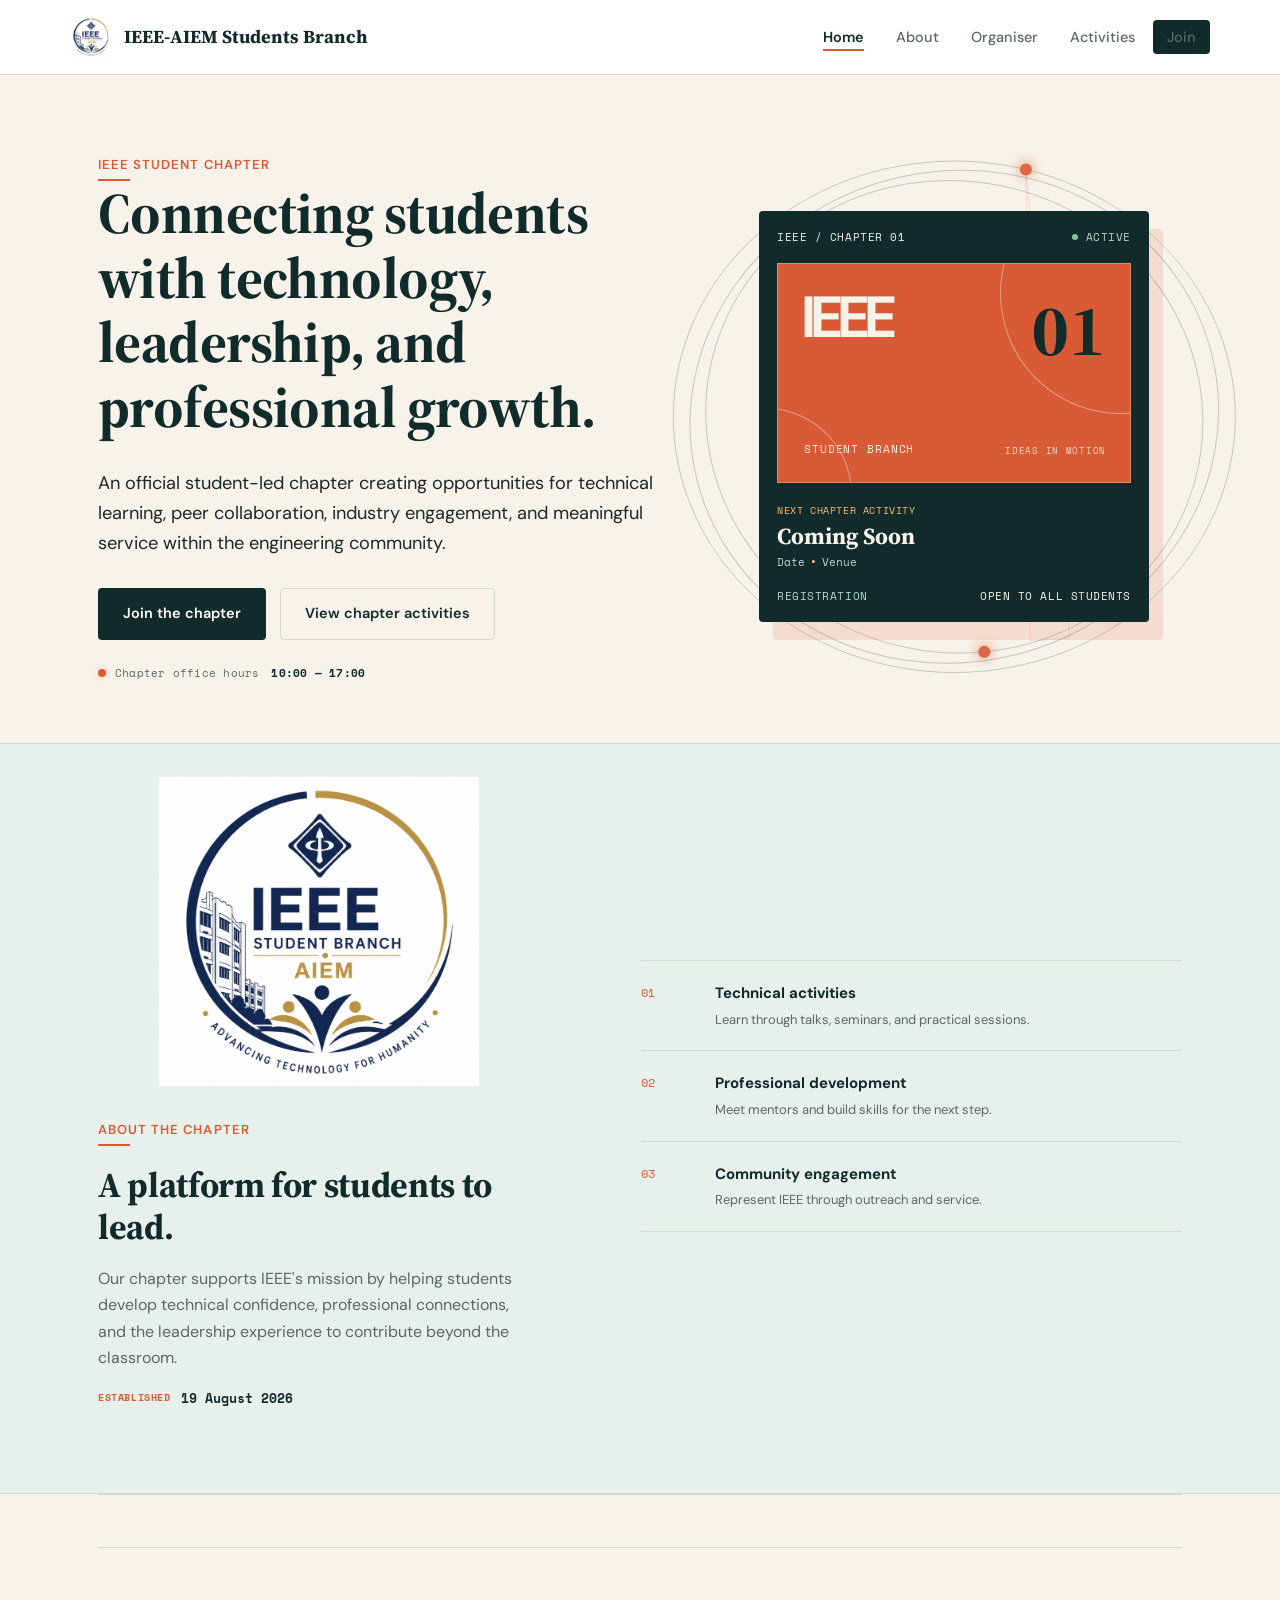
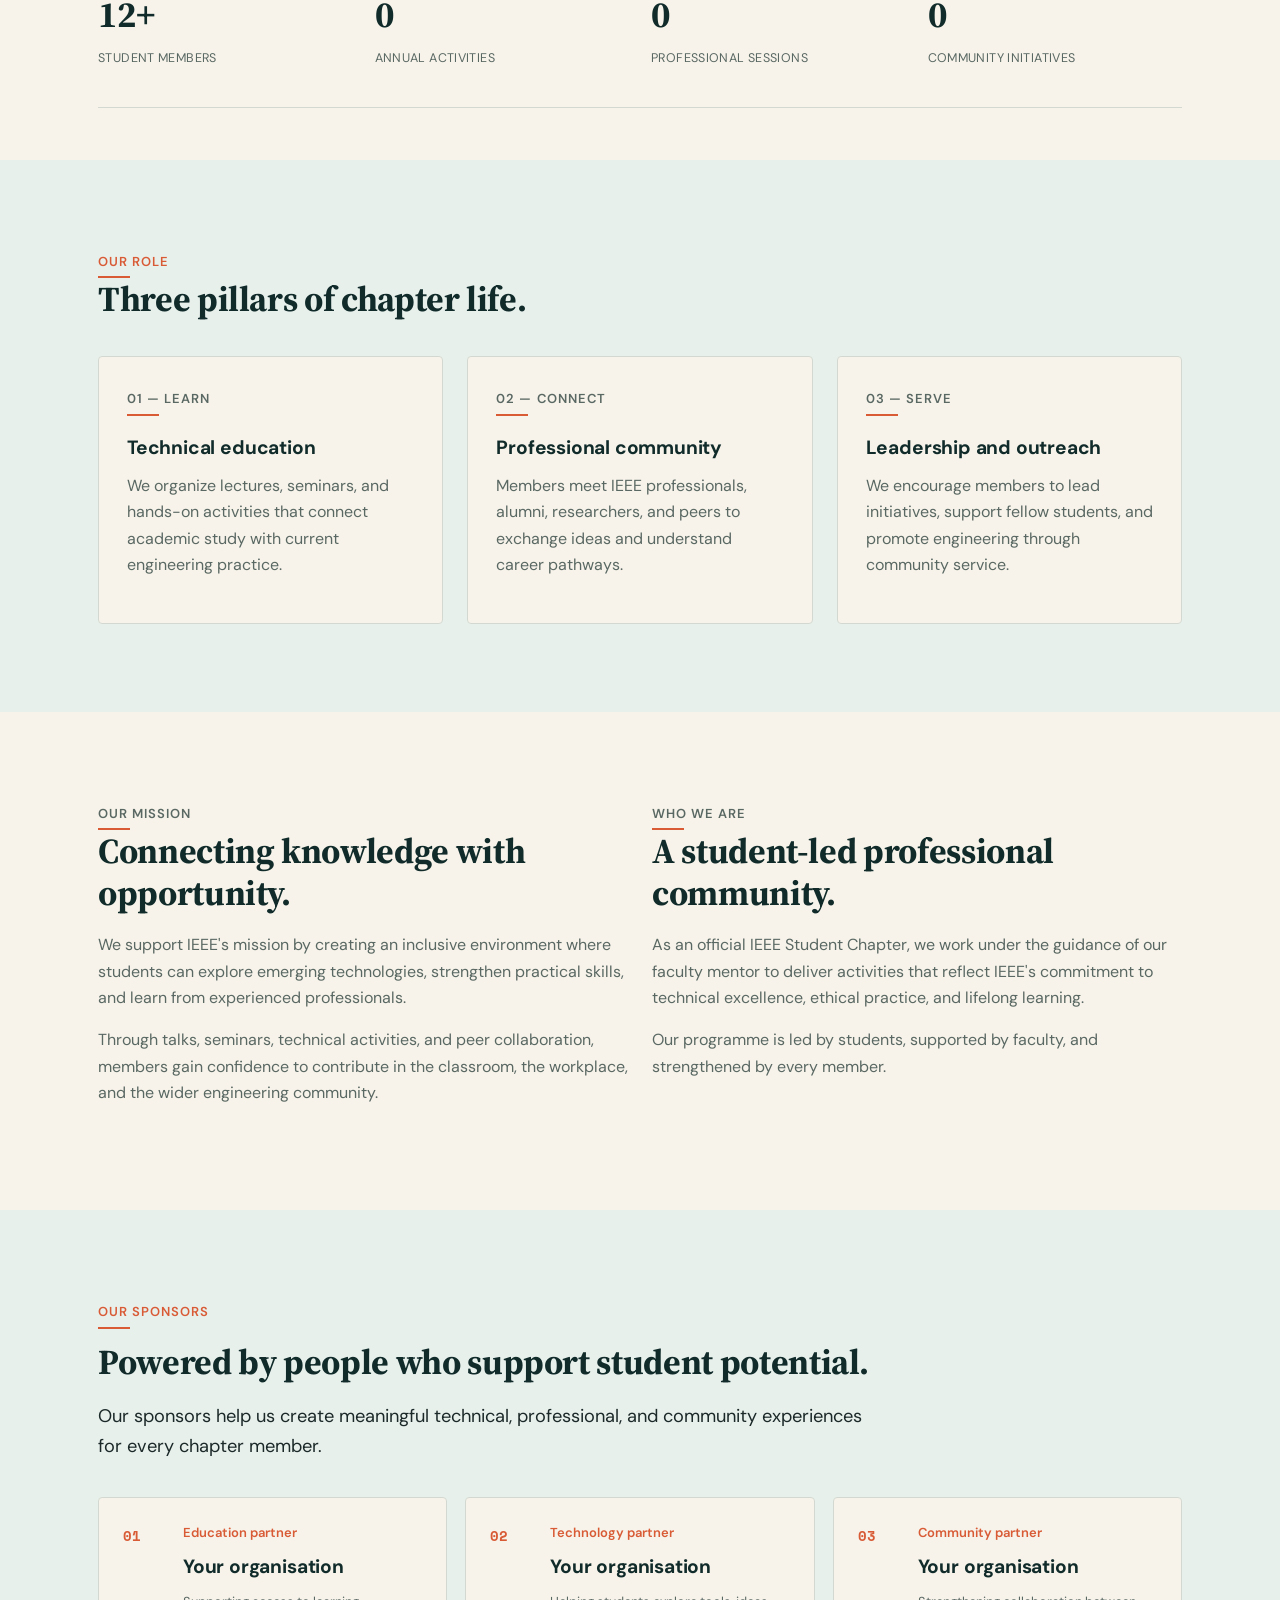
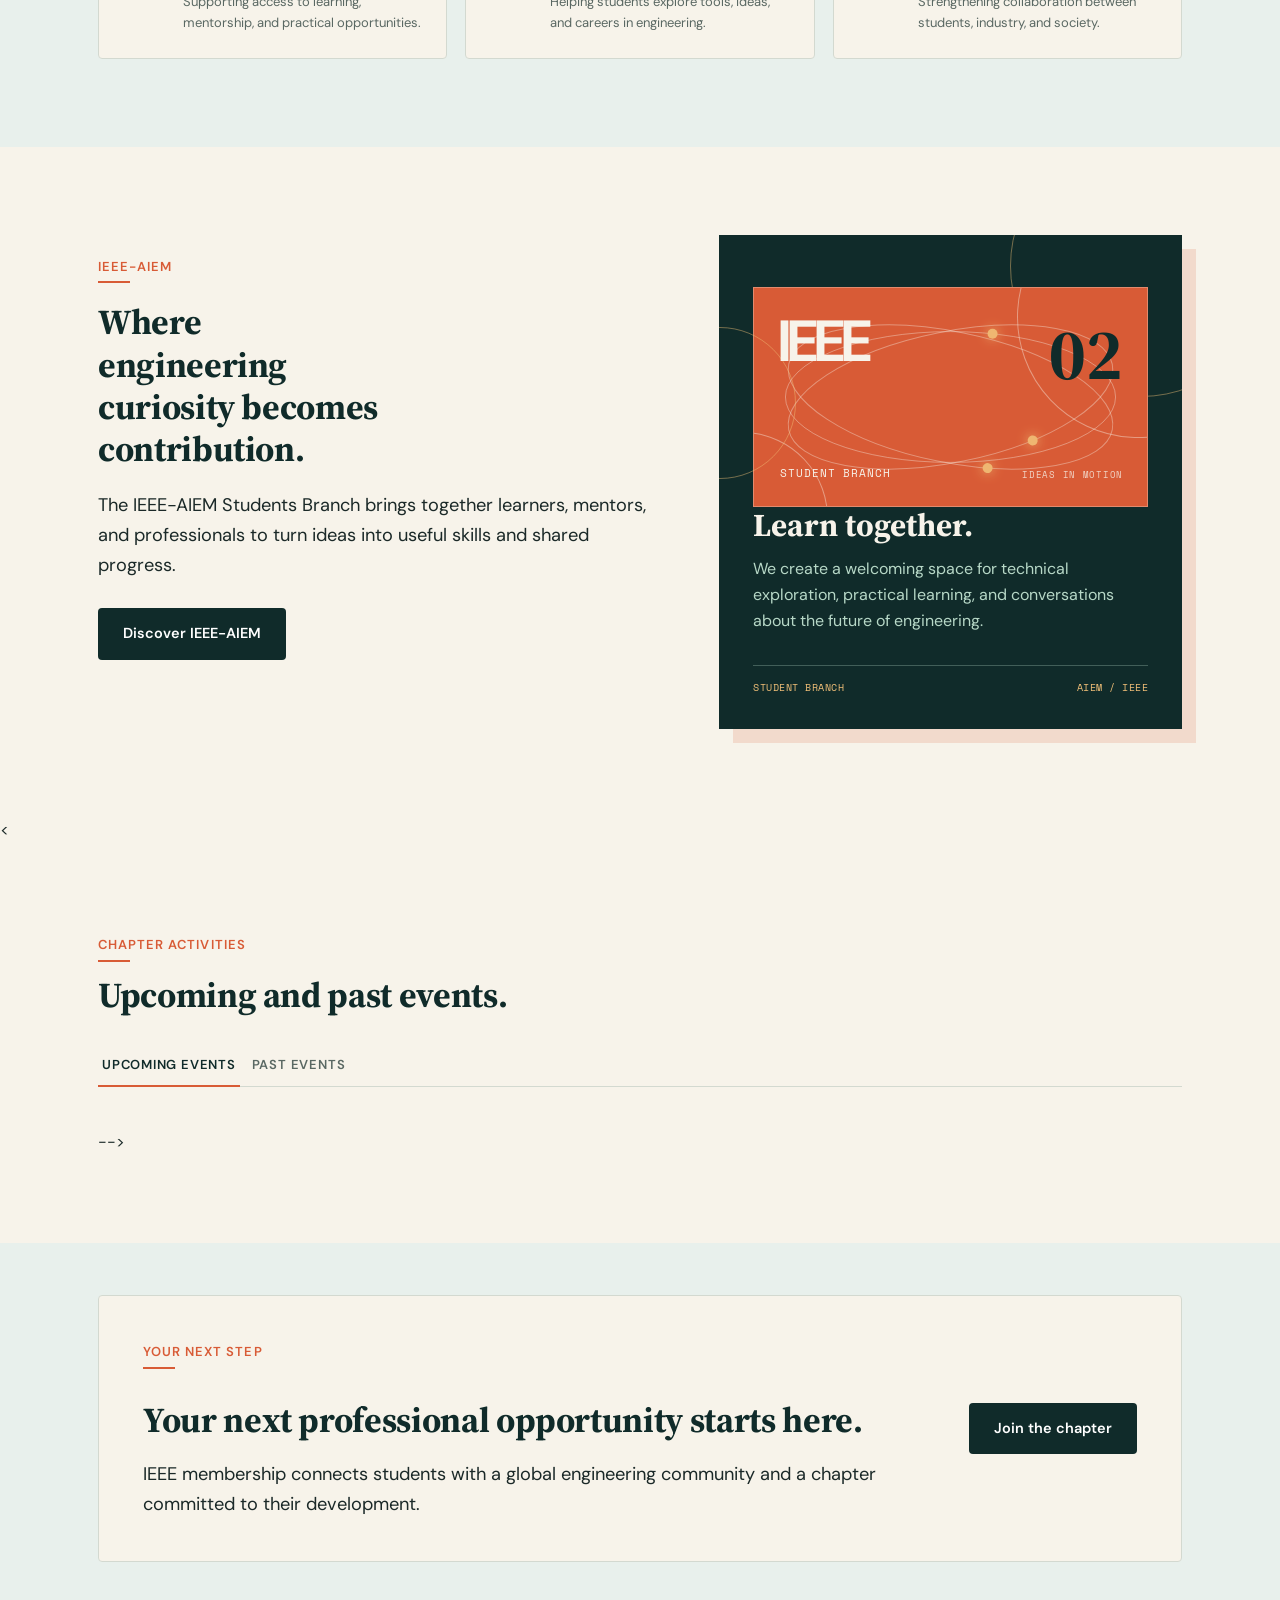
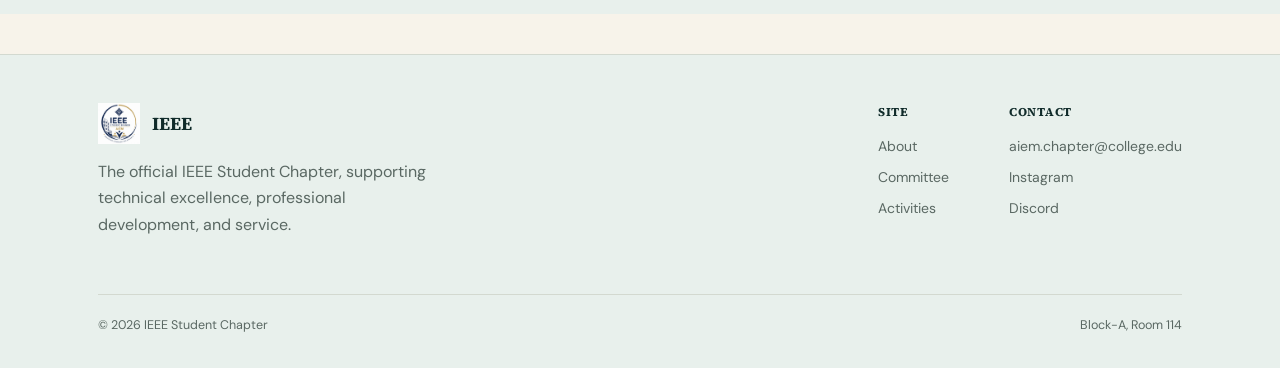
<file: index.html>
<!DOCTYPE html>
<html lang="en">
<head>
<meta charset="UTF-8">
<meta name="viewport" content="width=device-width, initial-scale=1.0">
<title>IEEE Student Chapter</title>
<meta name="description" content="The official IEEE Student Chapter — technical activities, professional development, and community engagement.">
<link rel="stylesheet" href="styles.css">
</head>
<body>

<header class="site-header">
  <nav class="nav wrap">
    <a href="index.html" class="brand">
      <img class="logo-image logo-image-small" src="./IEEE LOGO.png" alt="IEEE Student Branch AIEM logo">
      <span class="brand-name">IEEE-AIEM Students Branch</span>
      <span class="brand-tag"></span>
    </a>
    <button class="nav-toggle" aria-label="Toggle menu" aria-expanded="false">Menu</button>
    <ul class="nav-links">
      <li><a href="index.html" aria-current="page">Home</a></li>
      <li><a href="about.html">About</a></li>
      <li><a href="roster.html">Organiser</a></li>
      <li><a href="event.html">Activities</a></li>
      <li><a href="join.html" class="nav-cta nav-cta-mobile">Join</a></li>
    </ul>
  </nav>
</header>

<main>
  <section class="hero" id="home">
    <canvas class="electron-field" aria-hidden="true"></canvas>
    <div class="wrap hero-layout">
      <div class="hero-inner">
        <span class="tag hero-fade">IEEE Student Chapter</span>
        <h1 class="hero-fade">Connecting students with technology, leadership, and professional growth.</h1>
        <p class="lead hero-fade">An official student-led chapter creating opportunities for technical learning, peer collaboration, industry engagement, and meaningful service within the engineering community.</p>
        <div class="hero-actions hero-fade">
          <a href="join.html" class="btn btn-primary">Join the chapter</a>
          <a href="event.html" class="btn btn-ghost">View chapter activities</a>
        </div>
        <div class="hero-note hero-fade"><span class="pulse-dot"></span> Chapter office hours <strong>10:00 — 17:00</strong></div>
      </div>
      <div class="lab-panel activity-panel hero-fade" aria-label="Current IEEE chapter activity">
        <div class="lab-panel-top"><span>IEEE / CHAPTER 01</span><span class="live-label"><i></i> Active</span></div>
        <div class="activity-art">
          <span class="ieee-mark">IEEE</span>
          <span class="activity-art-label">STUDENT BRANCH</span>
          <span class="activity-art-number">01</span>
          <span class="activity-art-caption">Ideas in motion</span>
        </div>
        <div class="activity-details">
          <span class="activity-kicker">Next chapter activity</span>
          <strong> Coming Soon</strong>
          <span class="activity-meta">Date<b>•</b>Venue</span>
        </div>
        <div class="lab-panel-bottom"><span>Registration</span><strong>Open to all students</strong></div>
      </div>
    </div>
  </section>

  <section class="logo-section">
    <div class="wrap chapter-snapshot">
      <div>
        <img class="chapter-logo" src="./IEEE LOGO.png" alt="IEEE Student Branch AIEM logo">
        <span class="tag">About the chapter</span>
        <h2>A platform for students to lead.</h2>
        <p>Our chapter supports IEEE's mission by helping students develop technical confidence, professional connections, and the leadership experience to contribute beyond the classroom.</p>
        <p class="established-date"><span>Established</span> 19 August 2026</p>
      </div>
      <div class="snapshot-list">
        <div class="snapshot-item"><span class="snapshot-number">01</span><span><strong>Technical activities</strong><small>Learn through talks, seminars, and practical sessions.</small></span></div>
        <div class="snapshot-item"><span class="snapshot-number">02</span><span><strong>Professional development</strong><small>Meet mentors and build skills for the next step.</small></span></div>
        <div class="snapshot-item"><span class="snapshot-number">03</span><span><strong>Community engagement</strong><small>Represent IEEE through outreach and service.</small></span></div>
      </div>
    </div>
  </section>

  <div class="wrap"><div class="rule"></div></div>

  <section class="section-tight">
    <div class="wrap">
      <div class="stat-strip">
        <div class="stat reveal"><span class="num" data-count="12" data-suffix="+">0</span><span class="label">Student members</span></div>
        <div class="stat reveal"><span class="num" data-count="0">0</span><span class="label">Annual activities</span></div>
        <div class="stat reveal"><span class="num" data-count="0">0</span><span class="label">Professional sessions</span></div>
        <div class="stat reveal"><span class="num" data-count="0">0</span><span class="label">Community initiatives</span></div>
      </div>
    </div>
  </section>

  <section class="section section-alt">
    <div class="wrap">
      <span class="tag">Our role</span>
      <h2>Three pillars of chapter life.</h2>
      <div class="grid grid-3" style="margin-top:36px;">
        <div class="card reveal">
          <span class="tag" style="color:var(--text-dim);">01 — Learn</span>
          <h3>Technical education</h3>
          <p>We organize lectures, seminars, and hands-on activities that connect academic study with current engineering practice.</p>
        </div>
        <div class="card reveal">
          <span class="tag" style="color:var(--text-dim);">02 — Connect</span>
          <h3>Professional community</h3>
          <p>Members meet IEEE professionals, alumni, researchers, and peers to exchange ideas and understand career pathways.</p>
        </div>
        <div class="card reveal">
          <span class="tag" style="color:var(--text-dim);">03 — Serve</span>
          <h3>Leadership and outreach</h3>
          <p>We encourage members to lead initiatives, support fellow students, and promote engineering through community service.</p>
        </div>
      </div>
    </div>
  </section>

  <section class="section" id="about">
    <div class="wrap grid grid-2" style="align-items:start;">
      <div class="reveal">
        <span class="tag" style="color:var(--text-dim);">Our mission</span>
        <h2>Connecting knowledge with opportunity.</h2>
        <p>We support IEEE's mission by creating an inclusive environment where students can explore emerging technologies, strengthen practical skills, and learn from experienced professionals.</p>
        <p>Through talks, seminars, technical activities, and peer collaboration, members gain confidence to contribute in the classroom, the workplace, and the wider engineering community.</p>
      </div>
      <div class="reveal">
        <span class="tag" style="color:var(--text-dim);">Who we are</span>
        <h2>A student-led professional community.</h2>
        <p>As an official IEEE Student Chapter, we work under the guidance of our faculty mentor to deliver activities that reflect IEEE's commitment to technical excellence, ethical practice, and lifelong learning.</p>
        <p>Our programme is led by students, supported by faculty, and strengthened by every member.</p>
      </div>
    </div>
  </section>

  <section class="section section-alt" id="sponsors">
    <div class="wrap">
      <span class="tag">Our sponsors</span>
      <h2 style="margin-top:12px;">Powered by people who support student potential.</h2>
      <p class="lead">Our sponsors help us create meaningful technical, professional, and community experiences for every chapter member.</p>
      <div class="sponsor-grid" style="margin-top:36px;">
        <div class="sponsor-card reveal">
          <span class="sponsor-mark">01</span>
          <div><span class="role">Education partner</span><h3>Your organisation</h3><p>Supporting access to learning, mentorship, and practical opportunities.</p></div>
        </div>
        <div class="sponsor-card reveal">
          <span class="sponsor-mark">02</span>
          <div><span class="role">Technology partner</span><h3>Your organisation</h3><p>Helping students explore tools, ideas, and careers in engineering.</p></div>
        </div>
        <div class="sponsor-card reveal">
          <span class="sponsor-mark">03</span>
          <div><span class="role">Community partner</span><h3>Your organisation</h3><p>Strengthening collaboration between students, industry, and society.</p></div>
        </div>
      </div>
      <!-- <div class="sponsor-note reveal"><span>Interested in supporting the chapter?</span><a class="btn btn-primary" href="mailto:aiem.chapter@college.edu?subject=Sponsorship%20Inquiry%20-%20IEEE-AIEM%20Students%20Branch&amp;body=Hello%20IEEE-AIEM%20Students%20Branch%2C%0A%0AI%20would%20like%20to%20discuss%20sponsorship%20opportunities%20with%20your%20chapter.%0A%0ARegards%2C%0A">Become a sponsor</a></div>
    </div> -->
  </section>

  <section class="section" id="mentors">
    <div class="wrap">
      <div class="aiem-feature reveal">
        <div class="aiem-feature-intro">
          <span class="tag">IEEE-AIEM</span>
          <h2>Where engineering curiosity becomes contribution.</h2>
          <p class="lead">The IEEE-AIEM Students Branch brings together learners, mentors, and professionals to turn ideas into useful skills and shared progress.</p>
          <a href="about.html" class="btn btn-primary">Discover IEEE-AIEM</a>
        </div>
        <div class="aiem-feature-panel">
          <div class="activity-art activity-art-02">
            <canvas class="electron-art-field" aria-hidden="true"></canvas>
            <span class="ieee-mark">IEEE</span>
            <span class="activity-art-label">STUDENT BRANCH</span>
            <span class="activity-art-number">02</span>
            <span class="activity-art-caption">Ideas in motion</span>
          </div>
          <strong>Learn together.</strong>
          <p>We create a welcoming space for technical exploration, practical learning, and conversations about the future of engineering.</p>
          <div class="aiem-panel-line"><span>STUDENT BRANCH</span><span>AIEM / IEEE</span></div>
        </div>
      </div>
    </div>
  </section>

 
  <<section class="section" id="activities">
    <div class="wrap">
      <span class="tag">Chapter activities</span>
      <h2 style="margin-top:12px;">Upcoming and past events.</h2>
      <div class="event-tabs" role="tablist" aria-label="Chapter events" style="margin-top:30px;">
        <button class="event-tab active" id="upcoming-tab" type="button" role="tab" aria-selected="true" aria-controls="upcoming-events">Upcoming events</button>
        <button class="event-tab" id="past-tab" type="button" role="tab" aria-selected="false" aria-controls="past-events">Past events</button>
      </div> -->
       <div class="event-panel" id="upcoming-events" role="tabpanel" aria-labelledby="upcoming-tab">
        <div class="event-row reveal" data-event-date="2026-08-18">
          <div class="event-date"><strong>18</strong>Sep 2026</div>
          <div>
            <h3>Robotics &amp; Embedded Systems Bootcamp</h3>
            <p>Hands-on training in sensors, prototyping, and automation for student innovators.</p>
          </div>
          <a class="event-status open" href="https://script.google.com/macros/s/AKfycbw6jvSLfHxPmLYg2VnE0nrqkhJ1KKsh2uER-CbeAKx_X717C3-ba-7T3lVULqES-JaEIg/exec" target="_blank" rel="noopener">Register now</a>
        </div>
      </div>
      <div class="event-panel" id="past-events" role="tabpanel" aria-labelledby="past-tab" hidden>
        <div class="event-row reveal" data-event-date="2026-08-29">
          <div class="event-date"><strong>29</strong>Aug 2026</div>
          <div>
            <h3>Advancement In Nature Robotics</h3>
            <p>Where biological form meets mechancal function an evening on how nature's blueprints are reshaping the next generation of robotics.</p>
          </div>
          <a class="event-status open" href="#" aria-disabled="true" tabindex="-1">Registration closed</a>
        </div>
      </div>
    </div>
  </section>
 <section class="section-tight section-alt">
    <div class="wrap">
      <div class="card opportunity-card reveal">
        <div>
          <span class="tag">Your next step</span>
          <h2>Your next professional opportunity starts here.</h2>
          <p class="lead">IEEE membership connects students with a global engineering community and a chapter committed to their development.</p>
        </div>
        <a href="join.html" class="btn btn-primary">Join the chapter</a>
      </div>
    </div>
  </section>
  <!-- <section class="section section-alt" id="join">
    <div class="wrap">
      <span class="tag">IEEE membership</span>
      <h2 style="margin-top:12px;">Take your next step with the chapter.</h2>
      <p class="lead">Students from every discipline and year are welcome to apply.</p>
      <form id="join-form" class="form-shell reveal" action="https://script.google.com/macros/s/AKfycbyQvutnsQmWSbP0FsanvztuWAQE6QTW_8T6Tzx2s5E9noz_5G6R_X4Y5eyc38_eYF_BZg/exec" method="post" target="_blank" style="margin-top:28px;">
        <input type="hidden" name="eventName" value="IEEE Student Chapter Membership">
        <div class="field-row"><div class="field"><label for="single-name">Full name</label><input type="text" id="single-name" name="fullName" required></div><div class="field"><label for="single-email">College email</label><input type="email" id="single-email" name="email" required></div></div>
        <div class="field-row"><div class="field"><label for="single-department">Programme / department</label><input type="text" id="single-department" name="department" required></div><div class="field"><label for="single-year">Year</label><select id="single-year" name="year" required><option value="">Select year</option><option>First year</option><option>Second year</option><option>Third year</option><option>Final year</option></select></div></div>
        <button type="submit" class="btn btn-primary">Submit application</button>
      </form>
    </div>
  </section> -->
</main>

<footer class="site-footer">
  <div class="wrap">
    <div class="footer-grid">
      <div>
        <a href="index.html" class="brand">
          <img class="logo-image logo-image-small" src="./IEEE LOGO.png" alt="IEEE Student Branch AIEM logo">
          <span class="brand-name">IEEE</span>
        </a>
        <p style="max-width:32ch; margin-top:14px;">The official IEEE Student Chapter, supporting technical excellence, professional development, and service.</p>
      </div>
      <div class="footer-cols">
        <div class="footer-col">
          <h4>Site</h4>
          <a href="about.html">About</a>
          <a href="roster.html">Committee</a>
          <a href="event.html">Activities</a>
        </div>
        <div class="footer-col">
          <h4>Contact</h4>
          <a href="mailto:aiem.chapter@college.edu">aiem.chapter@college.edu</a>
          <a href="#">Instagram</a>
          <a href="#">Discord</a>
        </div>
      </div>
    </div>
    <div class="footer-bottom">
      <span>© 2026 IEEE Student Chapter</span>
      <span> Block-A,  Room 114</span>
    </div>
  </div>
</footer>

<script src="script.js"></script>
</body>
</html>
</file>
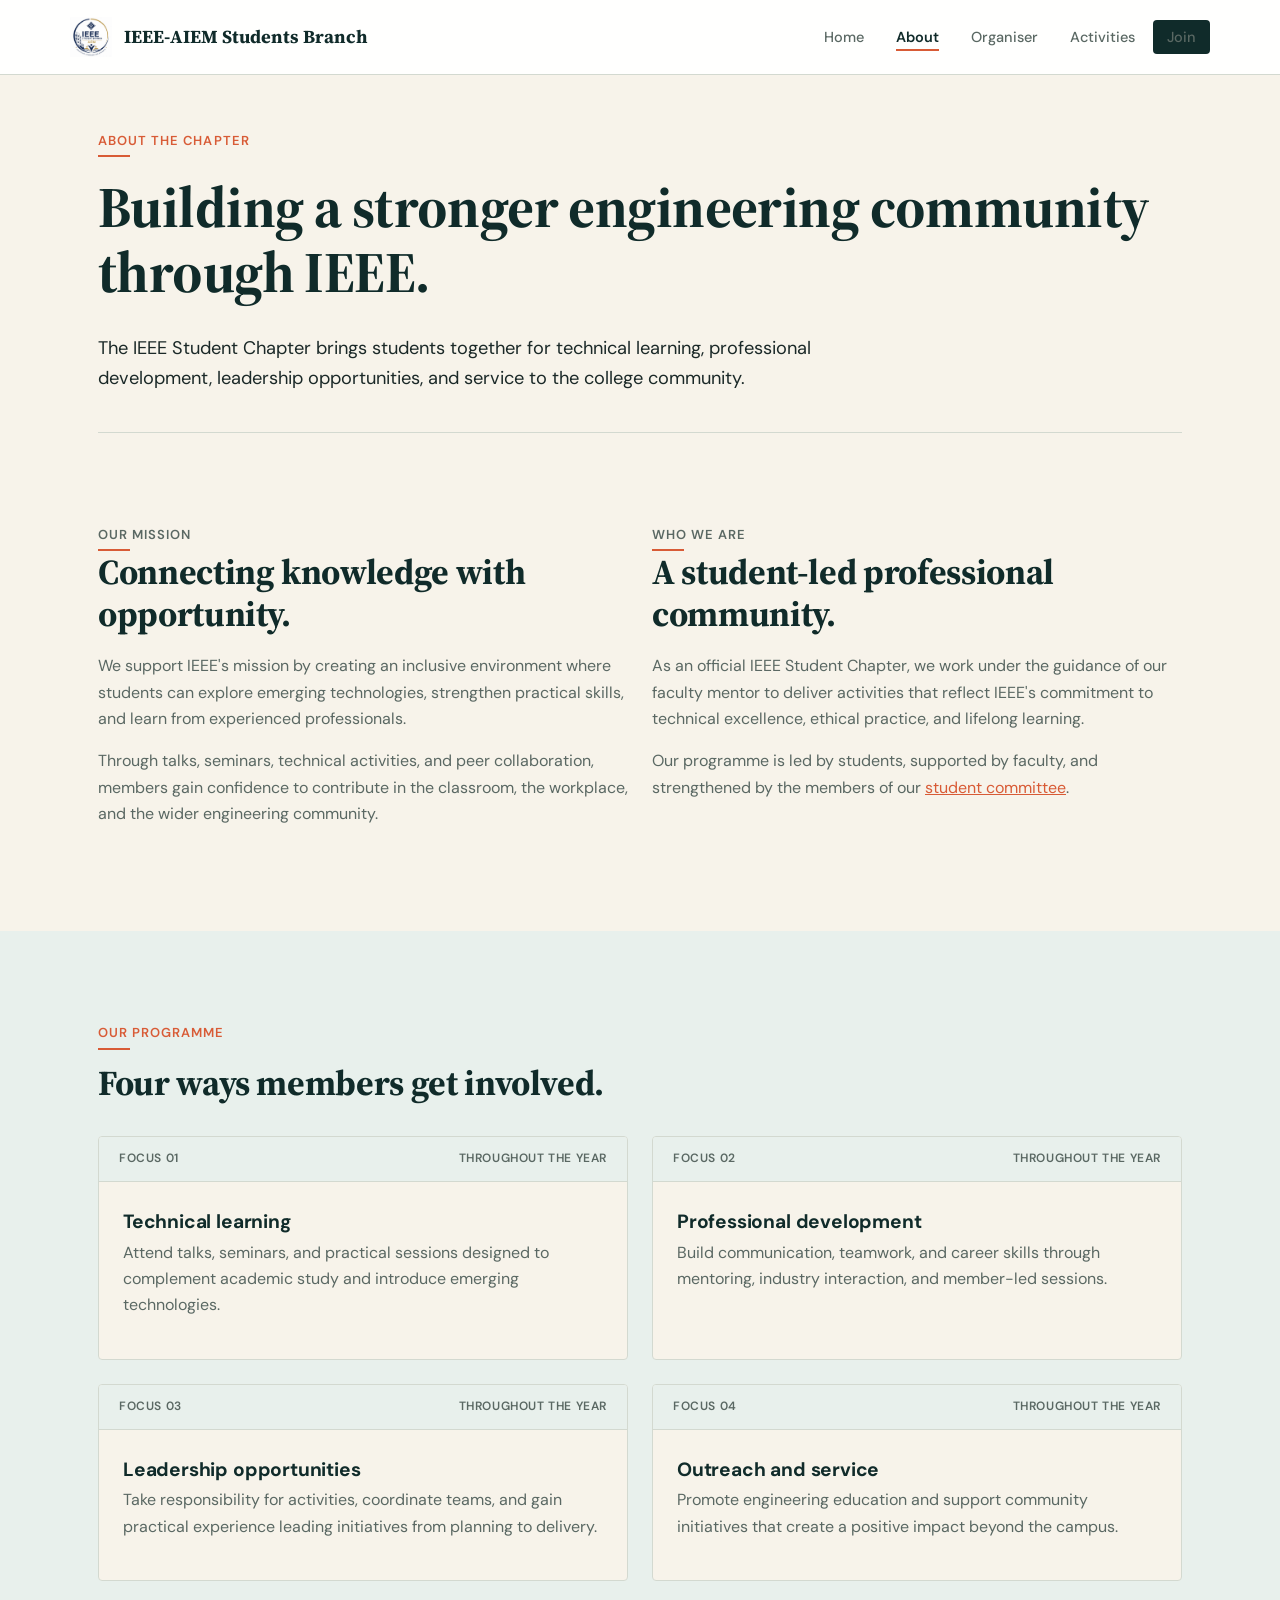
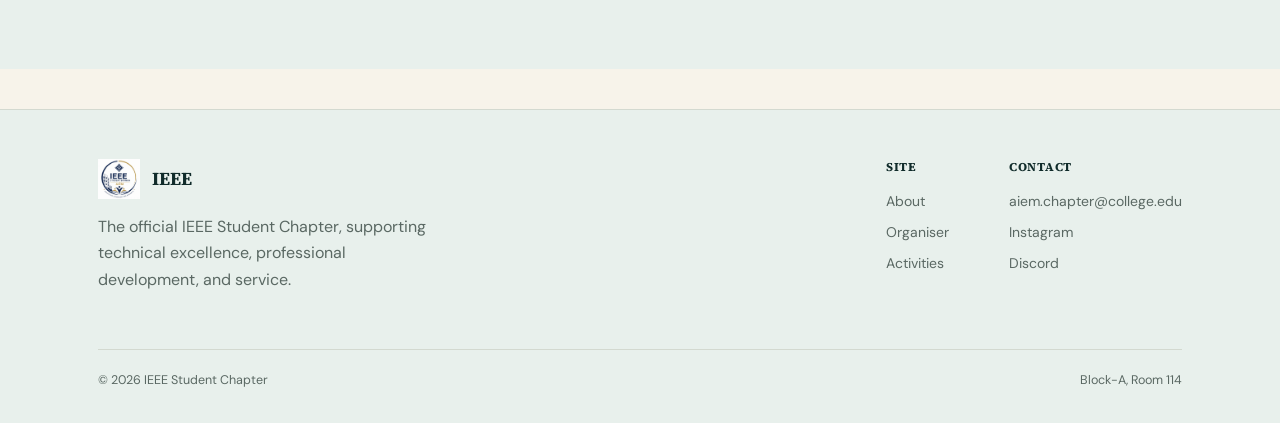
<file: about.html>
<!DOCTYPE html>
<html lang="en">
<head>
<meta charset="UTF-8">
<meta name="viewport" content="width=device-width, initial-scale=1.0">
<title>About — IEEE Student Chapter</title>
<meta name="description" content="Learn about the IEEE Student Chapter, its mission, member benefits, and annual programme of activities.">
<link rel="stylesheet" href="styles.css">
</head>
<body>

<header class="site-header">
  <nav class="nav wrap">
    <a href="index.html" class="brand">
      <img class="logo-image logo-image-small" src="./IEEE LOGO.png" alt="IEEE Student Branch AIEM logo">
      <span class="brand-name">IEEE-AIEM Students Branch</span>
      <span class="brand-tag"></span>
    </a>
    <button class="nav-toggle" aria-label="Toggle menu" aria-expanded="false">Menu</button>
    <ul class="nav-links">
      <li><a href="index.html">Home</a></li>
      <li><a href="about.html" aria-current="page">About</a></li>
      <li><a href="roster.html">Organiser</a></li>
      <li><a href="event.html">Activities</a></li>
      <li><a href="join.html" class="nav-cta nav-cta-mobile">Join</a></li>
    </ul>
  </nav>
</header>

<main>
  <section class="page-hero">
    <div class="wrap">
      <span class="tag">About the chapter</span>
      <h1>Building a stronger engineering community through IEEE.</h1>
      <p class="lead">The IEEE Student Chapter brings students together for technical learning, professional development, leadership opportunities, and service to the college community.</p>
    </div>
  </section>

  <div class="wrap"><div class="rule"></div></div>

  <section class="section">
    <div class="wrap grid grid-2" style="align-items:start;">
      <div class="reveal">
        <span class="tag" style="color:var(--text-dim);">Our mission</span>
        <h2>Connecting knowledge with opportunity.</h2>
        <p>We support IEEE's mission by creating an inclusive environment where students can explore emerging technologies, strengthen practical skills, and learn from experienced professionals.</p>
        <p>Through talks, seminars, technical activities, and peer collaboration, members gain confidence to contribute in the classroom, the workplace, and the wider engineering community.</p>
      </div>
      <div class="reveal">
        <span class="tag" style="color:var(--text-dim);">Who we are</span>
        <h2>A student-led professional community.</h2>
        <p>As an official IEEE Student Chapter, we work under the guidance of our faculty mentor to deliver activities that reflect IEEE's commitment to technical excellence, ethical practice, and lifelong learning.</p>
        <p>Our programme is led by students, supported by faculty, and strengthened by the members of our <a href="roster.html" style="color:var(--accent);">student committee</a>.</p>
      </div>
    </div>
  </section>

  <section class="section section-alt">
    <div class="wrap">
      <span class="tag">Our programme</span>
      <h2 style="margin-top:12px;">Four ways members get involved.</h2>
      <div class="grid grid-2" style="margin-top:32px;">
        <div class="spec-card reveal">
          <div class="spec-card-head"><span>Focus 01</span><span>Throughout the year</span></div>
          <div class="spec-card-body">
            <h3>Technical learning</h3>
            <p>Attend talks, seminars, and practical sessions designed to complement academic study and introduce emerging technologies.</p>
          </div>
        </div>
        <div class="spec-card reveal">
          <div class="spec-card-head"><span>Focus 02</span><span>Throughout the year</span></div>
          <div class="spec-card-body">
            <h3>Professional development</h3>
            <p>Build communication, teamwork, and career skills through mentoring, industry interaction, and member-led sessions.</p>
          </div>
        </div>
        <div class="spec-card reveal">
          <div class="spec-card-head"><span>Focus 03</span><span>Throughout the year</span></div>
          <div class="spec-card-body">
            <h3>Leadership opportunities</h3>
            <p>Take responsibility for activities, coordinate teams, and gain practical experience leading initiatives from planning to delivery.</p>
          </div>
        </div>
        <div class="spec-card reveal">
          <div class="spec-card-head"><span>Focus 04</span><span>Throughout the year</span></div>
          <div class="spec-card-body">
            <h3>Outreach and service</h3>
            <p>Promote engineering education and support community initiatives that create a positive impact beyond the campus.</p>
          </div>
        </div>
      </div>
    </div>
  </section>
</main>

<footer class="site-footer">
  <div class="wrap">
    <div class="footer-grid">
      <div>
        <a href="index.html" class="brand">
          <img class="logo-image logo-image-small" src="./IEEE LOGO.png" alt="IEEE Student Branch AIEM logo">
          <span class="brand-name">IEEE</span>
        </a>
        <p style="max-width:32ch; margin-top:14px;">The official IEEE Student Chapter, supporting technical excellence, professional development, and service.</p>
      </div>
      <div class="footer-cols">
        <div class="footer-col">
          <h4>Site</h4>
          <a href="about.html">About</a>
          <a href="roster.html">Organiser</a>
          <a href="event.html">Activities</a>
        </div>
        <div class="footer-col">
          <h4>Contact</h4>
          <a href="mailto:aiem.chapter@college.edu">aiem.chapter@college.edu</a>
          <a href="#">Instagram</a>
          <a href="#">Discord</a>
        </div>
      </div>
    </div>
    <div class="footer-bottom">
      <span>© 2026 IEEE Student Chapter</span>
      <span>Block-A,  Room 114</span>
    </div>
  </div>
</footer>

<script src="script.js"></script>
</body>
</html>
</file>
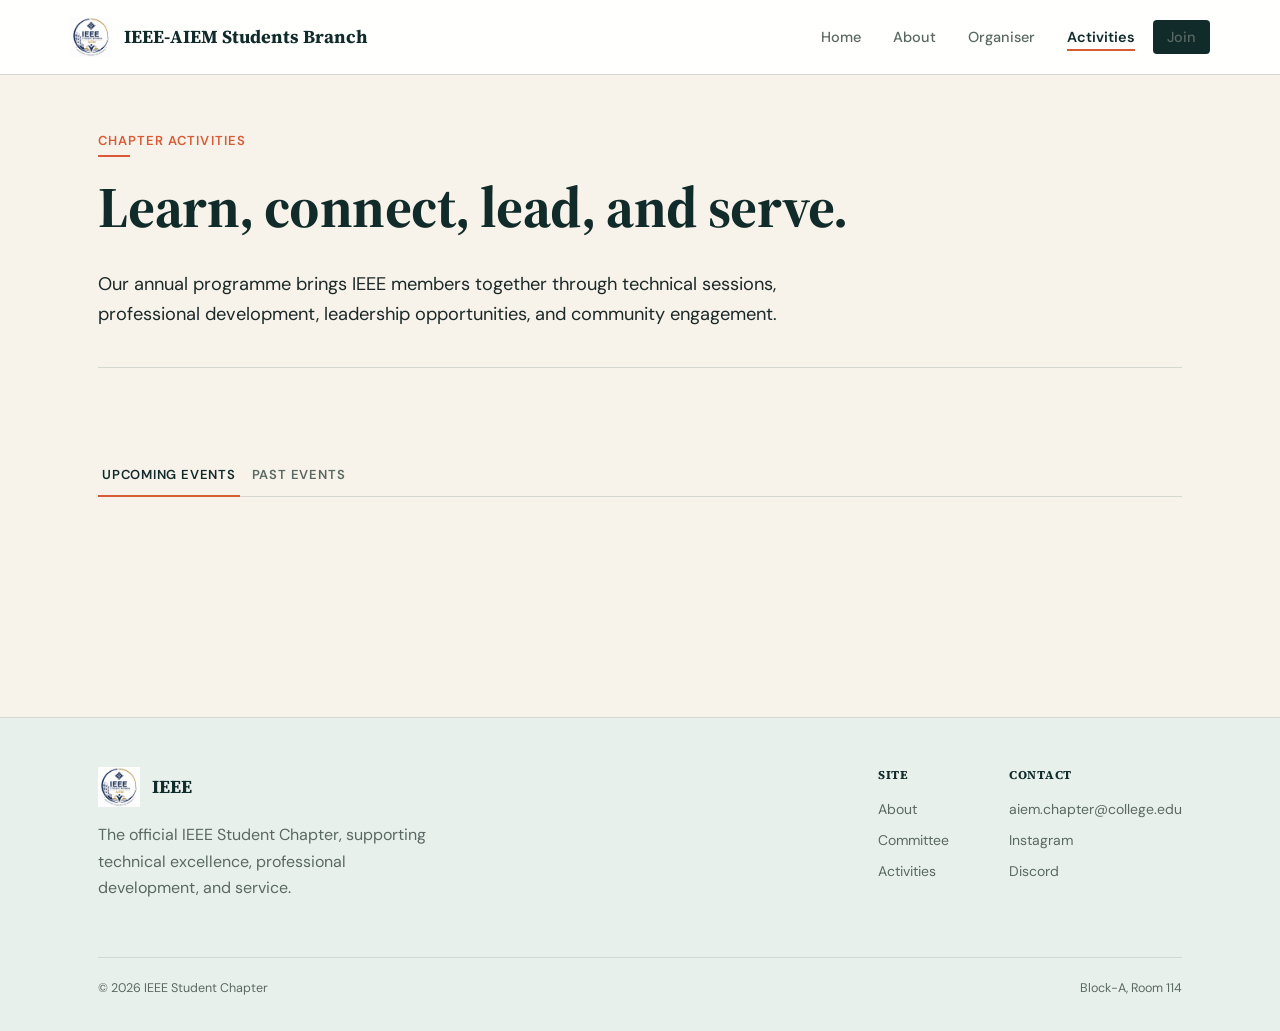
<file: event.html>
<!DOCTYPE html>
<html lang="en">
<head>
<meta charset="UTF-8">
<meta name="viewport" content="width=device-width, initial-scale=1.0">
<title>Activities — IEEE Student Chapter</title>
<meta name="description" content="Upcoming technical, professional development, and community activities from the IEEE Student Chapter.">
<link rel="stylesheet" href="styles.css">
</head>
<body>

<header class="site-header">
  <nav class="nav wrap">
    <a href="index.html" class="brand">
      <img class="logo-image logo-image-small" src="./IEEE LOGO.png" alt="IEEE Student Branch AIEM logo">
      <span class="brand-name">IEEE-AIEM Students Branch</span>
      <span class="brand-tag"></span>
    </a>
    <button class="nav-toggle" aria-label="Toggle menu" aria-expanded="false">Menu</button>
    <ul class="nav-links">
      <li><a href="index.html">Home</a></li>
      <li><a href="about.html">About</a></li>
      <li><a href="roster.html">Organiser</a></li>
      <li><a href="event.html" aria-current="page">Activities</a></li>
      <li><a href="join.html" class="nav-cta nav-cta-mobile">Join</a></li>
    </ul>
  </nav>
</header>

<main>
  <section class="page-hero">
    <div class="wrap">
      <span class="tag">Chapter activities</span>
      <h1>Learn, connect, lead, and serve.</h1>
      <p class="lead">Our annual programme brings IEEE members together through technical sessions, professional development, leadership opportunities, and community engagement.</p>
    </div>
  </section>

  <div class="wrap"><div class="rule"></div></div>

  <section class="section">
    <div class="wrap">
      <div class="event-tabs" role="tablist" aria-label="Chapter events">
        <button class="event-tab active" id="upcoming-tab" type="button" role="tab" aria-selected="true" aria-controls="upcoming-events">Upcoming events</button>
        <button class="event-tab" id="past-tab" type="button" role="tab" aria-selected="false" aria-controls="past-events">Past events</button>
      </div>

      <div class="event-panel" id="upcoming-events" role="tabpanel" aria-labelledby="upcoming-tab">
        <!-- <span class="tag" style="color:var(--text-dim);">Upcoming programme</span> -->
        <!-- Use YYYY-MM-DD in data-event-date; completed events move to the archive automatically. -->
        <div class="event-row reveal" data-event-date="2026-12-01">
          <!-- <div class="event-date"><strong>Date</strong> 2026</div>
          <div>
             <h3>Event Name</h3>
            <p>Event details go here.</p>
          </div>
          <a class="event-status open" href="https://script.google.com/macros/s/AKfycbw6jvSLfHxPmLYg2VnE0nrqkhJ1KKsh2uER-CbeAKx_X717C3-ba-7T3lVULqES-JaEIg/exec" target="_blank" rel="noopener">Register now</a>
        </div>
        <p class="form-note" style="margin-top:32px;">Dates and activities above are placeholders — update this list with your official IEEE chapter schedule.</p>
      </div> -->

      <!-- Past event content can be added here later. -->
      <div class="event-panel" id="past-events" role="tabpanel" aria-labelledby="past-tab" hidden></div>
    </div>
  </section>
</main>

<footer class="site-footer">
  <div class="wrap">
    <div class="footer-grid">
      <div>
        <a href="index.html" class="brand">
          <img class="logo-image logo-image-small" src="./IEEE LOGO.png" alt="IEEE Student Branch AIEM logo">
          <span class="brand-name">IEEE</span>
        </a>
        <p style="max-width:32ch; margin-top:14px;">The official IEEE Student Chapter, supporting technical excellence, professional development, and service.</p>
      </div>
      <div class="footer-cols">
        <div class="footer-col">
          <h4>Site</h4>
          <a href="about.html">About</a>
          <a href="roster.html">Committee</a>
          <a href="event.html">Activities</a>
        </div>
        <div class="footer-col">
          <h4>Contact</h4>
          <a href="mailto:aiem.chapter@college.edu">aiem.chapter@college.edu</a>
          <a href="#">Instagram</a>
          <a href="#">Discord</a>
        </div>
      </div>
    </div>
    <div class="footer-bottom">
      <span>© 2026 IEEE Student Chapter</span>
      <span>Block-A, Room 114</span>
    </div>
  </div>
</footer>

<script src="script.js"></script>
</body>
</html>
</file>
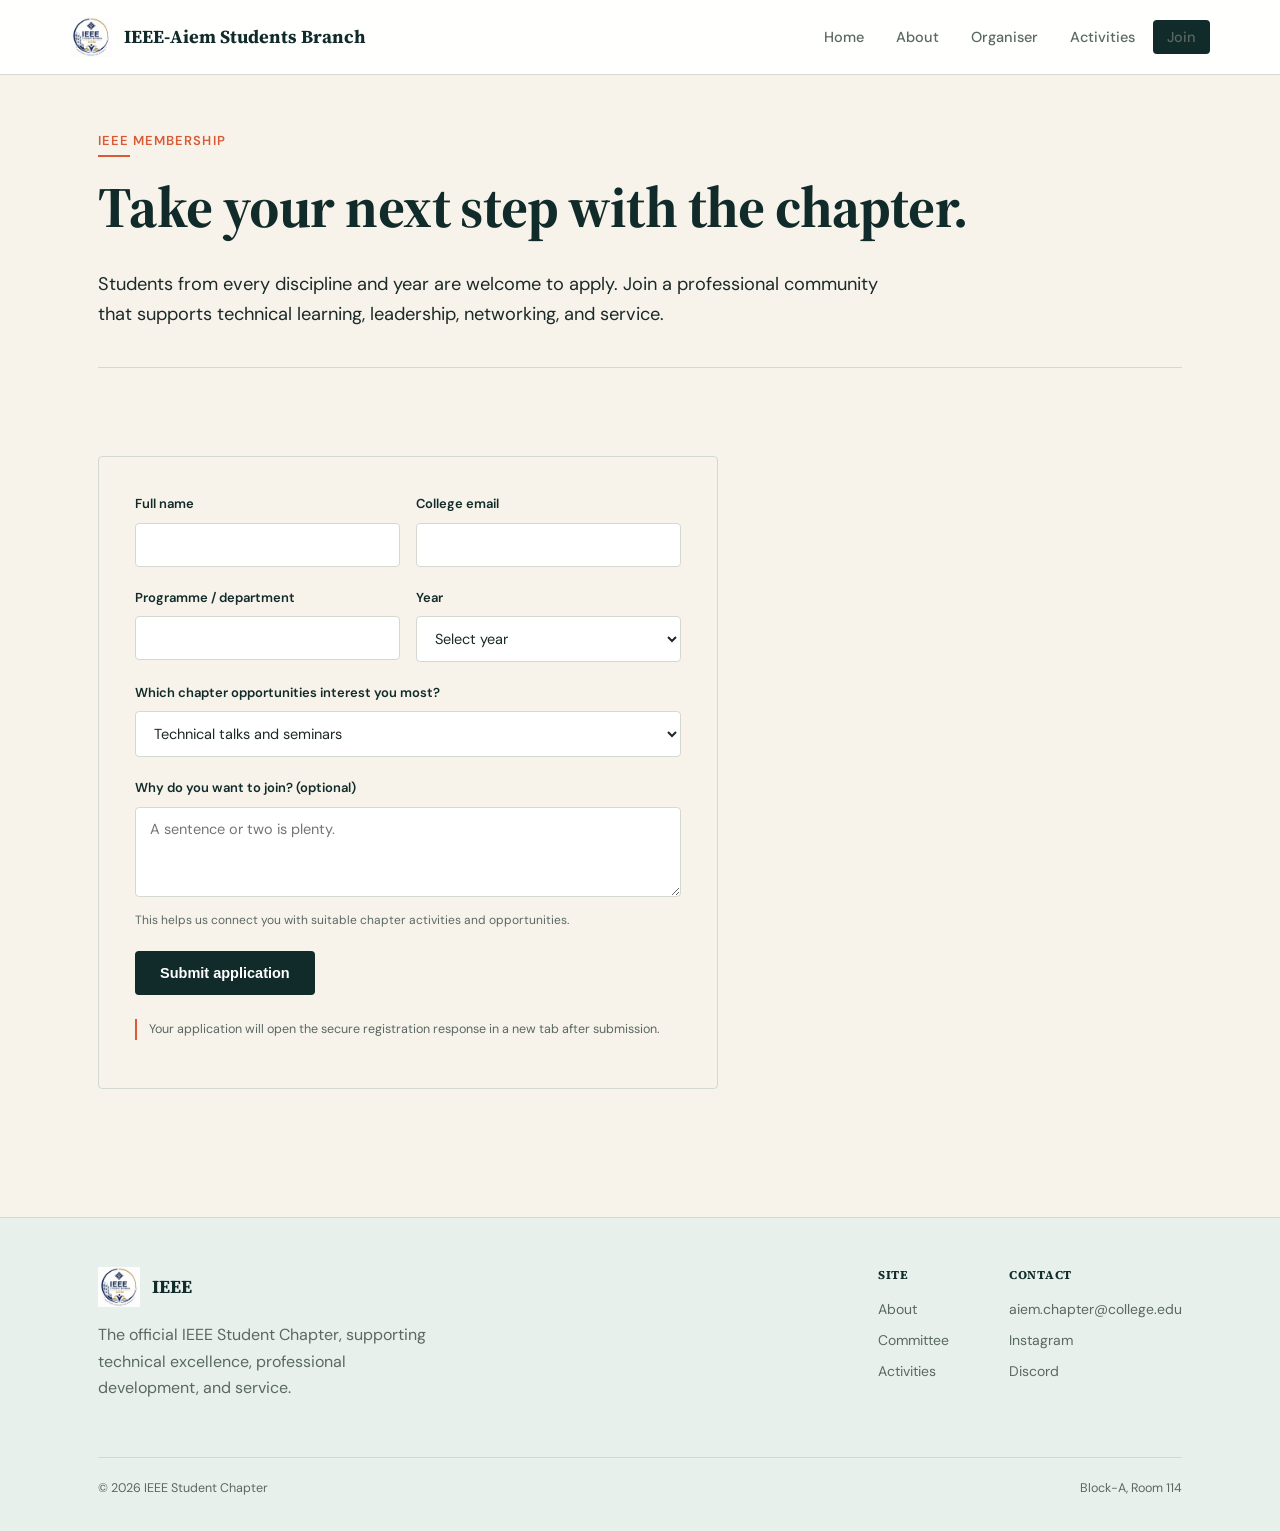
<file: join.html>
<!DOCTYPE html>
<html lang="en">
<head>
<meta charset="UTF-8">
<meta name="viewport" content="width=device-width, initial-scale=1.0">
<title>Join — IEEE Student Chapter</title>
<meta name="description" content="Apply to join the IEEE Student Chapter and take part in technical, professional, and community activities.">
<link rel="stylesheet" href="styles.css">
</head>
<body>

<header class="site-header">
  <nav class="nav wrap">
    <a href="index.html" class="brand">
      <img class="logo-image logo-image-small" src="./IEEE LOGO.png" alt="IEEE Student Branch AIEM logo">
      <span class="brand-name">IEEE-Aiem Students Branch</span>
      <span class="brand-tag"></span>
    </a>
    <button class="nav-toggle" aria-label="Toggle menu" aria-expanded="false">Menu</button>
    <ul class="nav-links">
      <li><a href="index.html">Home</a></li>
      <li><a href="about.html">About</a></li>
      <li><a href="roster.html">Organiser</a></li>
      <li><a href="event.html">Activities</a></li>
      <li><a href="join.html" class="nav-cta nav-cta-mobile">Join</a></li>
    </ul>
  </nav>
</header>

<main>
  <section class="page-hero">
    <div class="wrap">
      <span class="tag">IEEE membership</span>
      <h1>Take your next step with the chapter.</h1>
      <p class="lead">Students from every discipline and year are welcome to apply. Join a professional community that supports technical learning, leadership, networking, and service.</p>
    </div>
  </section>

  <div class="wrap"><div class="rule"></div></div>

  <section class="section">
    <div class="wrap">
      <form id="join-form" class="form-shell reveal" action="https://script.google.com/macros/s/AKfycbyQvutnsQmWSbP0FsanvztuWAQE6QTW_8T6Tzx2s5E9noz_5G6R_X4Y5eyc38_eYF_BZg/exec" method="post" target="_blank">
        <input type="hidden" name="eventName" value="IEEE Student Chapter Membership">
        <div class="field-row">
          <div class="field">
            <label for="fname">Full name</label>
            <input type="text" id="fname" name="fullName" required>
          </div>
          <div class="field">
            <label for="email">College email</label>
            <input type="email" id="email" name="email" required>
          </div>
        </div>

        <div class="field-row">
          <div class="field">
            <label for="branch">Programme / department</label>
            <input type="text" id="branch" name="department" required>
          </div>
          <div class="field">
            <label for="year">Year</label>
            <select id="year" name="year" required>
              <option value="">Select year</option>
              <option>First year</option>
              <option>Second year</option>
              <option>Third year</option>
              <option>Final year</option>
            </select>
          </div>
        </div>

        <div class="field">
          <label for="interest">Which chapter opportunities interest you most?</label>
          <select id="interest" name="interest">
            <option>Technical talks and seminars</option>
            <option>Professional development</option>
            <option>Leadership and volunteering</option>
            <option>Outreach and community service</option>
            <option>Not sure yet — just exploring</option>
          </select>
        </div>

        <div class="field">
          <label for="why">Why do you want to join? (optional)</label>
          <textarea id="why" name="why" placeholder="A sentence or two is plenty."></textarea>
          <div class="field-hint">This helps us connect you with suitable chapter activities and opportunities.</div>
        </div>

        <button type="submit" class="btn btn-primary">Submit application</button>
        <div id="form-status" role="status"></div>

        <p class="form-note">Your application will open the secure registration response in a new tab after submission.</p>
      </form>
    </div>
  </section>
</main>

<footer class="site-footer">
  <div class="wrap">
    <div class="footer-grid">
      <div>
        <a href="index.html" class="brand">
          <img class="logo-image logo-image-small" src="./IEEE LOGO.png" alt="IEEE Student Branch AIEM logo">
          <span class="brand-name">IEEE</span>
        </a>
        <p style="max-width:32ch; margin-top:14px;">The official IEEE Student Chapter, supporting technical excellence, professional development, and service.</p>
      </div>
      <div class="footer-cols">
        <div class="footer-col">
          <h4>Site</h4>
          <a href="about.html">About</a>
          <a href="roster.html">Committee</a>
          <a href="event.html">Activities</a>
        </div>
        <div class="footer-col">
          <h4>Contact</h4>
          <a href="mailto:aiem.chapter@college.edu">aiem.chapter@college.edu</a>
          <a href="#">Instagram</a>
          <a href="#">Discord</a>
        </div>
      </div>
    </div>
    <div class="footer-bottom">
      <span>© 2026 IEEE Student Chapter</span>
      <span> Block-A, Room 114</span>
    </div>
  </div>
</footer>

<script src="script.js"></script>
</body>
</html>
</file>
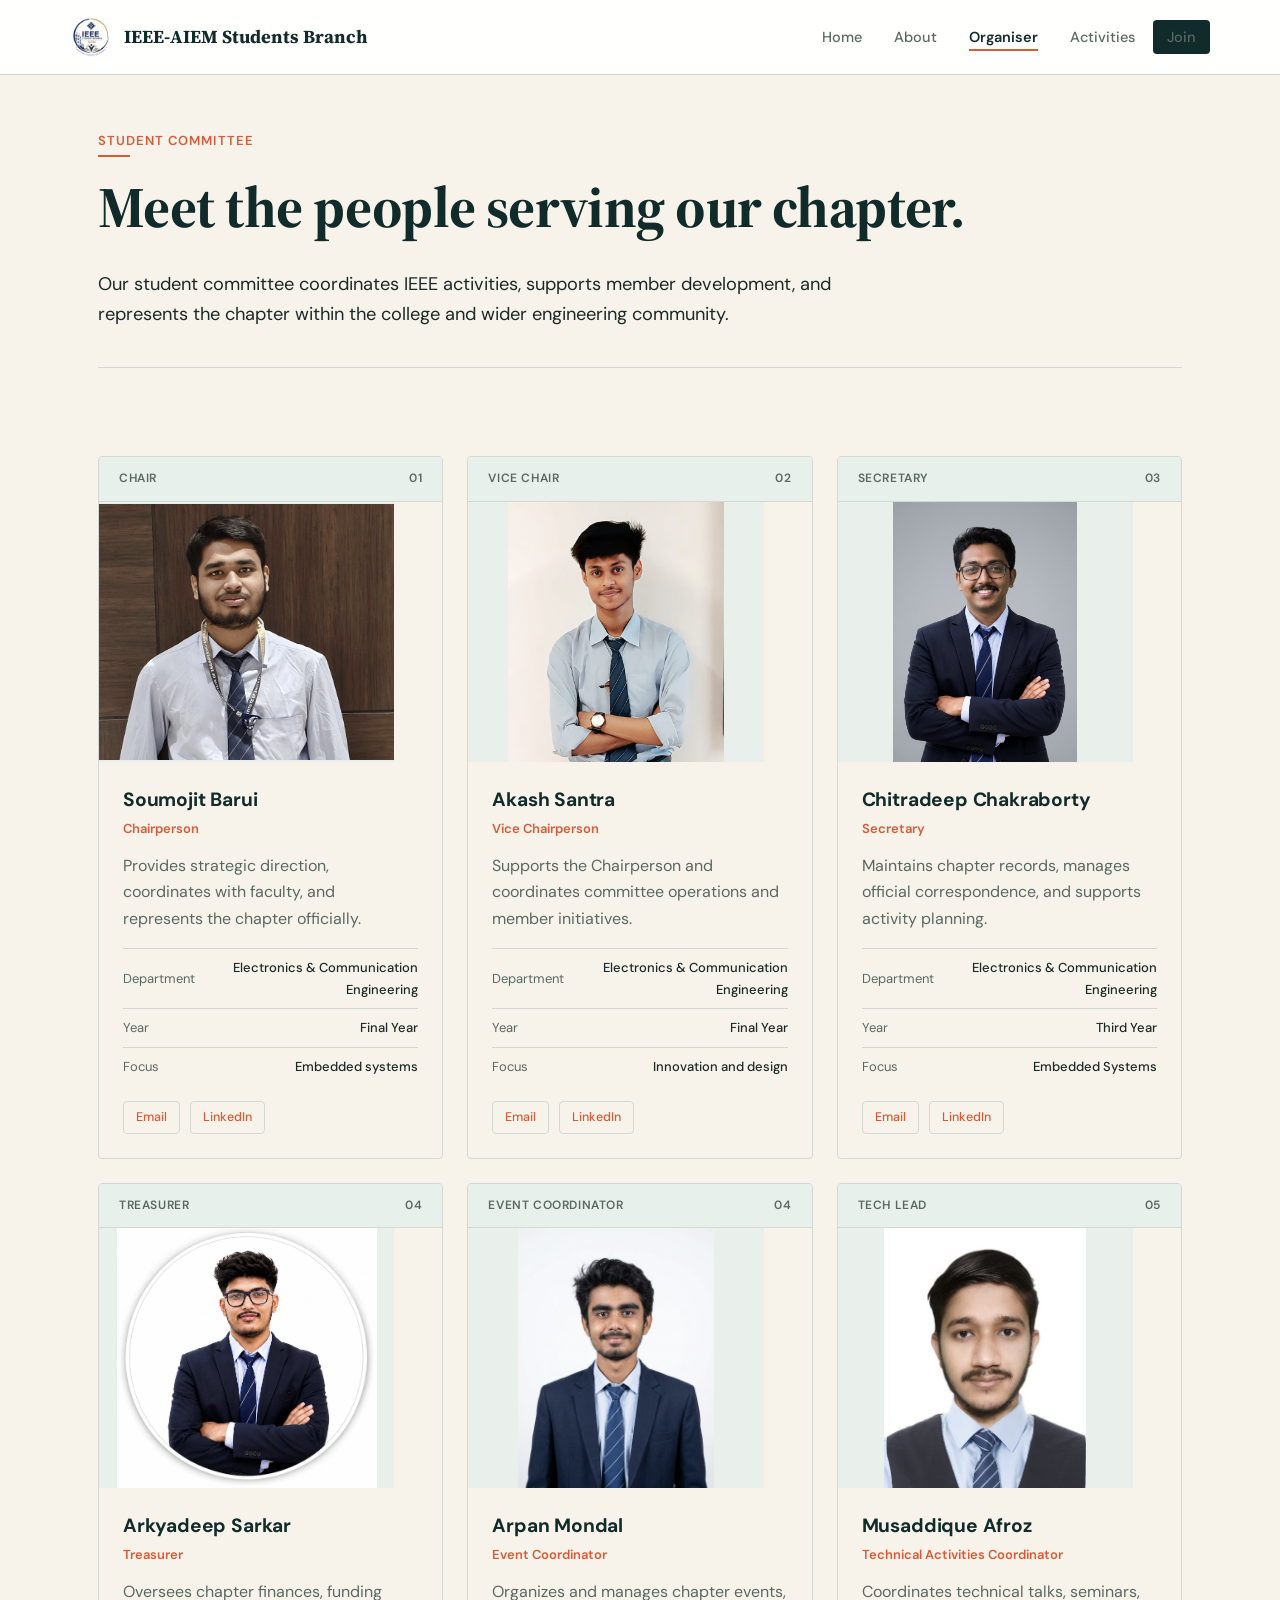
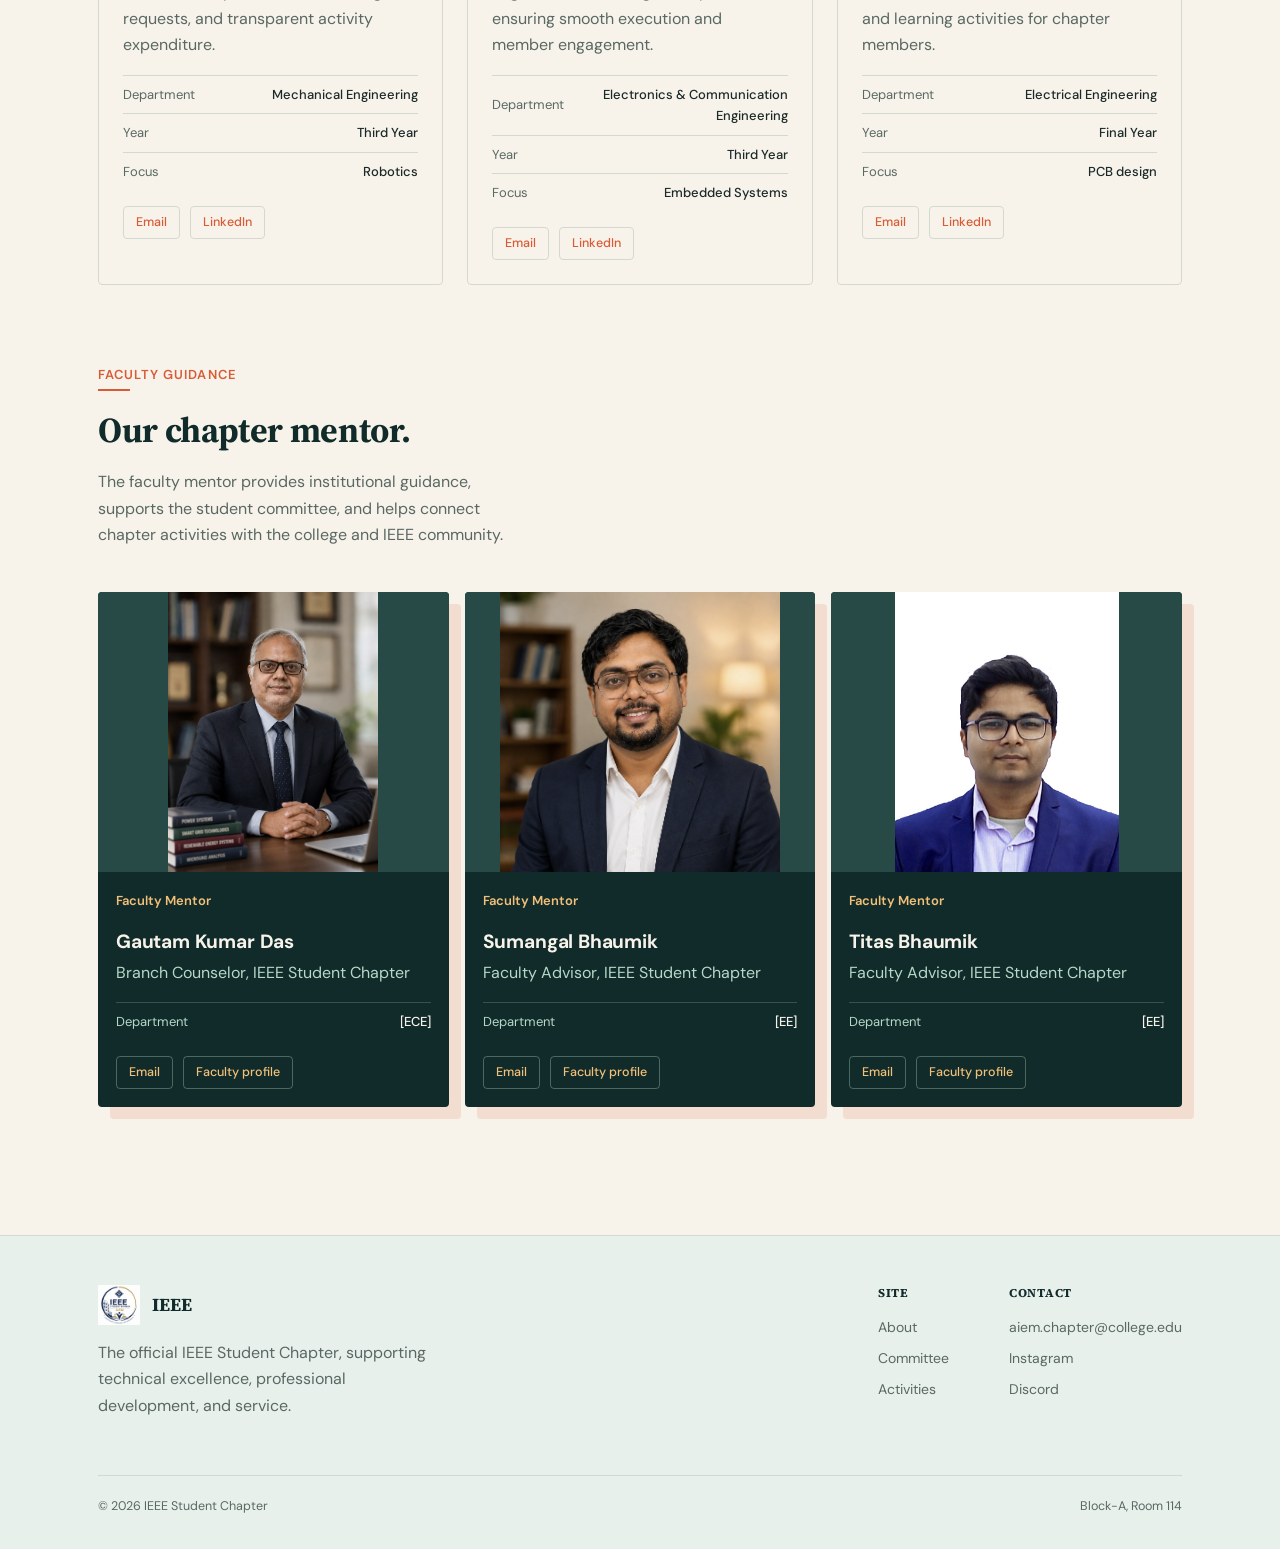
<file: roster.html>
<!DOCTYPE html>
<html lang="en">
<head>
<meta charset="UTF-8">
<meta name="viewport" content="width=device-width, initial-scale=1.0">
<title>Committee — IEEE Student Chapter</title>
<meta name="description" content="Meet the student committee members serving the IEEE Student Chapter.">
<link rel="stylesheet" href="styles.css">
</head>
<body>

<header class="site-header">
  <nav class="nav wrap">
    <a href="index.html" class="brand">
      <img class="logo-image logo-image-small" src="./IEEE LOGO.png" alt="IEEE Student Branch AIEM logo">
      <span class="brand-name">IEEE-AIEM Students Branch</span>
      <span class="brand-tag"></span>
    </a>
    <button class="nav-toggle" aria-label="Toggle menu" aria-expanded="false">Menu</button>
    <ul class="nav-links">
      <li><a href="index.html">Home</a></li>
      <li><a href="about.html">About</a></li>
      <li><a href="roster.html" aria-current="page">Organiser</a></li>
      <li><a href="event.html">Activities</a></li>
      <li><a href="join.html" class="nav-cta nav-cta-mobile">Join</a></li>
    </ul>
  </nav>
</header>

<main>
  <section class="page-hero">
    <div class="wrap">
      <span class="tag">Student committee</span>
      <h1>Meet the people serving our chapter.</h1>
      <p class="lead">Our student committee coordinates IEEE activities, supports member development, and represents the chapter within the college and wider engineering community.</p>
    </div>
  </section>

  <div class="wrap"><div class="rule"></div></div>

  <section class="section">
    <div class="wrap">
      <div class="grid grid-3">

        <div class="spec-card reveal">
          <div class="spec-card-head"><span>Chair</span><span>01</span></div>
          <div class="spec-card-body">
            <img class="member-photo" src="./soumo.png" alt="Portrait of the IEEE Student Chapter Chairperson">
            <h3>Soumojit Barui</h3>
            <span class="role">Chairperson</span>
            <p>Provides strategic direction, coordinates with faculty, and represents the chapter officially.</p>
            <table class="spec-table">
              <tr><td>Department</td><td> Electronics & Communication Engineering</td></tr>
              <tr><td>Year</td><td>Final Year</td></tr>
              <tr><td>Focus</td><td>Embedded systems</td></tr>
            </table>
            <div class="spec-links">
              <a href="mailto:soumobarui427@gmail.com">Email</a>
              <a href="https://www.linkedin.com/in/soumojit-barui-471898308/">LinkedIn</a>
            </div>
          </div>
        </div>

        <div class="spec-card reveal">
          <div class="spec-card-head"><span>Vice Chair</span><span>02</span></div>
          <div class="spec-card-body">
            <img class="member-photo" src="./akash.jpeg" alt="Portrait of the IEEE Student Chapter Vice Chairperson">
            <h3>Akash Santra</h3>
            <span class="role">Vice Chairperson</span>
            <p>Supports the Chairperson and coordinates committee operations and member initiatives.</p>
            <table class="spec-table">
              <tr><td>Department</td><td> Electronics & Communication Engineering</td></tr>
              <tr><td>Year</td><td>Final Year</td></tr>
              <tr><td>Focus</td><td>Innovation and design</td></tr>
            </table>
            <div class="spec-links">
              <a href="mailto:santraa568@gmail.com">Email</a>
              <a href="https://www.linkedin.com/in/akash-santra-0a6a63319/">LinkedIn</a>
            </div>
          </div>
        </div>

        <div class="spec-card reveal">
          <div class="spec-card-head"><span>Secretary</span><span>03</span></div>
          <div class="spec-card-body">
            <img class="member-photo" src="./chitra.png" alt="Portrait of the IEEE Student Chapter Secretary">
            <h3>Chitradeep Chakraborty</h3>
            <span class="role">Secretary</span>
            <p>Maintains chapter records, manages official correspondence, and supports activity planning.</p>
            <table class="spec-table">
              <tr><td>Department</td><td>Electronics & Communication Engineering</td></tr>
              <tr><td>Year</td><td>Third Year</td></tr>
              <tr><td>Focus</td><td>Embedded Systems</td></tr>
            </table>
            <div class="spec-links">
              <a href="mailto:chitradeepchakrabortydodo@gmail.com">Email</a>
              <a href="https://www.linkedin.com/in/chitradeep-chakraborty-b53975213">LinkedIn</a>
            </div>
          </div>
        </div>

        <div class="spec-card reveal">
          <div class="spec-card-head"><span>Treasurer</span><span>04</span></div>
          <div class="spec-card-body">
            <img class="member-photo" src="./arkwadeep.png" alt="Portrait of the IEEE Student Chapter Treasurer">
            <h3>Arkyadeep Sarkar</h3>
            <span class="role">Treasurer</span>
            <p>Oversees chapter finances, funding requests, and transparent activity expenditure.</p>
            <table class="spec-table">
              <tr><td>Department</td><td>Mechanical Engineering</td></tr>
              <tr><td>Year</td><td>Third Year</td></tr>
              <tr><td>Focus</td><td>Robotics</td></tr>
            </table>
            <div class="spec-links">
              <a href="mailto:sarkararkyadeep@gmail.com">Email</a>
              <a href="https://www.linkedin.com/in/arkyadeep-sarkar-4a1b32399?utm_source=share_via&utm_content=profile&utm_medium=member_ios">LinkedIn</a>
            </div>
          </div>
        </div>
        <div class="spec-card reveal">
          <div class="spec-card-head"><span>Event Coordinator</span><span>04</span></div>
          <div class="spec-card-body">
            <img class="member-photo" src="./arpan.png" alt="Portrait of the IEEE Student Chapter Event Coordinator">
            <h3>Arpan Mondal</h3>
            <span class="role">Event Coordinator</span>
            <p>Organizes and manages chapter events, ensuring smooth execution and member engagement.</p>
            <table class="spec-table">
              <tr><td>Department</td><td>Electronics & Communication Engineering</td></tr>
              <tr><td>Year</td><td>Third Year</td></tr>
              <tr><td>Focus</td><td>Embedded Systems</td></tr>
            </table>
            <div class="spec-links">
              <a href="mailto:arpanmondal0411@gmail.com">Email</a>
              <a href="https://www.linkedin.com/in/arpan-mondal-73107a431">LinkedIn</a>
            </div>
          </div>
        </div>
        <div class="spec-card reveal">
          <div class="spec-card-head"><span>Tech Lead</span><span>05</span></div>
          <div class="spec-card-body">
            <img class="member-photo" src="./afroz.png" alt="Portrait of the IEEE Student Chapter Technical Activities Coordinator">
            <h3>Musaddique Afroz</h3>
            <span class="role">Technical Activities Coordinator</span>
            <p>Coordinates technical talks, seminars, and learning activities for chapter members.</p>
            <table class="spec-table">
              <tr><td>Department</td><td>Electrical Engineering</td></tr>
              <tr><td>Year</td><td>Final Year</td></tr>
              <tr><td>Focus</td><td>PCB design</td></tr>
            </table>
            <div class="spec-links">
              <a href="mailto:techlead@rechapter.college.edu">Email</a>
              <a href="#">LinkedIn</a>
            </div>
          </div>
        </div>

      </div>
      <div class="mentor-section">
        <div class="mentor-intro">
          <span class="tag">Faculty guidance</span>
          <h2>Our chapter mentor.</h2>
          <p>The faculty mentor provides institutional guidance, supports the student committee, and helps connect chapter activities with the college and IEEE community.</p>
        </div>
        <div class="mentor-grid roster-mentor-grid">
          <div class="mentor-card reveal">
            <img class="mentor-photo" src="./gautam.png" alt="Portrait of the IEEE Student Chapter Faculty Mentor">
            <div class="mentor-details">
              <span class="role">Faculty Mentor</span>
              <h3>Gautam Kumar Das</h3>
              <p>Branch Counselor, IEEE Student Chapter</p>
              <table class="spec-table">
                <tr><td>Department</td><td>[ECE]</td></tr>
                <!-- <tr><td>Specialisation</td><td>Signal Processing</td></tr> -->
              </table>
              <div class="spec-links">
                <a href="mailto:goutamkrdas.aiem@jisgroup.org">Email</a>
                <a href="#">Faculty profile</a>
              </div>
            </div>
          </div>
          <div class="mentor-card reveal">
            <img class="mentor-photo" src="./saumangal.png" alt="Portrait of the IEEE Student Chapter Faculty Mentor">
            <div class="mentor-details">
              <span class="role">Faculty Mentor</span>
              <h3>Sumangal Bhaumik</h3>
              <p>Faculty Advisor, IEEE Student Chapter</p>
              <table class="spec-table">
                <tr><td>Department</td><td>[EE]</td></tr>
                <!-- <tr><td>Specialisation</td><td>[Area of Expertise]</td></tr> -->
              </table>
              <div class="spec-links">
                <a href="mailto:sumangal.bhaumik@jisgroup.org">Email</a>
                <a href="#">Faculty profile</a>
              </div>
            </div>
          </div>
          <div class="mentor-card reveal">
            <img class="mentor-photo" src="./titas.png" alt="Portrait of the IEEE Student Chapter Faculty Mentor">
            <div class="mentor-details">
              <span class="role">Faculty Mentor</span>
              <h3>Titas Bhaumik</h3>
              <p>Faculty Advisor, IEEE Student Chapter</p>
              <table class="spec-table">
                <tr><td>Department</td><td>[EE]</td></tr>
                <!-- <tr><td>Specialisation</td><td>[Area of Expertise]</td></tr> -->
              </table>
              <div class="spec-links">
                <a href="mailto:titasbhaumik.aiem@jisgroup.org">Email</a>
                <a href="#">Faculty profile</a>
              </div>
            </div>
          </div>
        </div>
      </div>
      <!-- <p class="form-note" style="margin-top:32px;">Replace the bracketed names, programme details, links, and image URLs with your committee's official information.</p> -->
    </div>
  </section>
</main>

<footer class="site-footer">
  <div class="wrap">
    <div class="footer-grid">
      <div>
        <a href="index.html" class="brand">
          <img class="logo-image logo-image-small" src="./IEEE LOGO.png" alt="IEEE Student Branch AIEM logo">
          <span class="brand-name">IEEE</span>
        </a>
        <p style="max-width:32ch; margin-top:14px;">The official IEEE Student Chapter, supporting technical excellence, professional development, and service.</p>
      </div>
      <div class="footer-cols">
        <div class="footer-col">
          <h4>Site</h4>
          <a href="about.html">About</a>
          <a href="roster.html">Committee</a>
          <a href="event.html">Activities</a>
        </div>
        <div class="footer-col">
          <h4>Contact</h4>
          <a href="mailto:aiem.chapter@college.edu">aiem.chapter@college.edu</a>
          <a href="#">Instagram</a>
          <a href="#">Discord</a>
        </div>
      </div>
    </div>
    <div class="footer-bottom">
      <span>© 2026 IEEE Student Chapter</span>
      <span>Block-A, Room 114</span>
    </div>
  </div>
</footer>

<script src="script.js"></script>
</body>
</html>
</file>
<file: styles.css>
/* ==========================================================================
   Robotics & Electronics Student Chapter — official site
  Workshop editorial design: ink, warm paper, teal, and signal orange.
   ========================================================================== */

@import url('https://fonts.googleapis.com/css2?family=DM+Sans:wght@400;500;600;700&family=Space+Mono:wght@400;700&family=Source+Serif+4:wght@600;700&display=swap');

:root {
  --bg: #F7F3EA;
  --bg-alt: #E8F0EC;
  --navy: #102B2A;
  --navy-light: #1E4D49;
  --accent: #D85B36;
  --accent-light: #FBE8DF;
  --border: #D3D9D0;
  --text: #1B2928;
  --text-dim: #5A6863;
  --success: #1E8E5A;
  --danger: #C4342F;

  --font-display: 'Source Serif 4', Georgia, serif;
  --font-body: 'DM Sans', sans-serif;
  --font-mono: 'Space Mono', monospace;

  --radius: 4px;
  --max-width: 1140px;
}

* { box-sizing: border-box; }
html { scroll-behavior: smooth; }

@media (prefers-reduced-motion: reduce) {
  html { scroll-behavior: auto; }
  *, *::before, *::after {
    animation-duration: 0.01ms !important;
    animation-iteration-count: 1 !important;
    transition-duration: 0.01ms !important;
  }
}

body {
  margin: 0;
  background: var(--bg);
  color: var(--text);
  font-family: var(--font-body);
  line-height: 1.65;
  -webkit-font-smoothing: antialiased;
  background-image: radial-gradient(rgba(16, 43, 42, 0.055) 0.7px, transparent 0.7px);
  background-size: 12px 12px;
}

a { color: inherit; }
img { max-width: 100%; display: block; }
.wrap { max-width: var(--max-width); margin: 0 auto; padding: 0 28px; }

a:focus-visible, button:focus-visible, input:focus-visible,
textarea:focus-visible, select:focus-visible {
  outline: 2px solid var(--accent);
  outline-offset: 2px;
}

/* ---- eyebrow ---- */
.tag {
  font-size: 13px;
  font-weight: 600;
  letter-spacing: 0.08em;
  text-transform: uppercase;
  color: var(--accent);
  display: inline-block;
  position: relative;
  padding-bottom: 6px;
}
.tag::after {
  content: '';
  position: absolute;
  left: 0; bottom: 0;
  height: 2px;
  width: 32px;
  background: var(--accent);
  transform: scaleX(0);
  transform-origin: left;
  animation: draw-underline 0.6s ease 0.15s forwards;
}
@keyframes draw-underline { to { transform: scaleX(1); } }

h1, h2, h3, h4 {
  font-family: var(--font-display);
  font-weight: 700;
  margin: 0 0 0.5em;
  color: var(--navy);
  letter-spacing: -0.01em;
}
h1 { font-size: clamp(2.2rem, 4.6vw, 3.6rem); line-height: 1.12; }
h2 { font-size: clamp(1.6rem, 2.8vw, 2.2rem); line-height: 1.2; }
h3 { font-size: 1.2rem; font-family: var(--font-body); font-weight: 700; }

p { margin: 0 0 1em; color: var(--text-dim); }
p.lead { font-size: 1.14rem; color: var(--text); max-width: 60ch; }

.section { padding: 88px 0; position: relative; }
.section-tight { padding: 52px 0; }
.section-alt { background: var(--bg-alt); }

/* ---- header / nav ---- */
.site-header {
  position: sticky;
  top: 0;
  z-index: 50;
  background: rgba(255, 255, 255, 0.94);
  backdrop-filter: blur(6px);
  border-bottom: 1px solid var(--border);
}
.nav { display: flex; align-items: center; justify-content: space-between; padding: 16px 0; }
.brand { display: flex; align-items: center; gap: 12px; text-decoration: none; color: var(--navy); }
.brand-name {
  font-family: var(--font-display); font-weight: 700; font-size: 1.15rem;
  color: var(--navy);
}
.brand .brand-tag {
  font-size: 11px; font-weight: 600; letter-spacing: 0.06em; text-transform: uppercase;
  color: var(--text-dim);
  border-left: 1px solid var(--border);
  padding-left: 12px;
}

/* ---- logo mark (placeholder — swap for your club logo image) ---- */
.logo-mark {
  --size: 38px;
  width: var(--size); height: var(--size);
  border: 1.5px solid var(--border);
  border-radius: 50%;
  display: flex; align-items: center; justify-content: center;
  flex-shrink: 0;
  background: var(--bg-alt);
  color: var(--navy);
  font-family: var(--font-display);
  font-weight: 700;
  font-size: 15px;
}
.logo-mark.large { --size: 128px; font-size: 44px; border-width: 2px; }
.logo-image { display: block; object-fit: contain; flex-shrink: 0; }.logo-image-small { width: 42px; height: 42px; }.chapter-logo { width: min(100%, 320px); height: 320px; object-fit: contain; margin: 0 auto 24px; }

.nav-links { display: flex; gap: 4px; list-style: none; margin: 0; padding: 0; align-items: center; }
.nav-links a {
  text-decoration: none;
  font-size: 14.5px; font-weight: 500;
  color: var(--text-dim);
  padding: 8px 14px;
  position: relative;
}
.nav-links a::after {
  content: '';
  position: absolute; left: 14px; right: 14px; bottom: 3px;
  height: 2px;
  background: var(--accent);
  transform: scaleX(0);
  transform-origin: left;
  transition: transform 0.2s ease;
}
.nav-links a:hover { color: var(--navy); }
.nav-links a:hover::after { transform: scaleX(1); }
.nav-links a[aria-current="page"] { color: var(--navy); font-weight: 600; }
.nav-links a[aria-current="page"]::after { transform: scaleX(1); }

.nav-cta {
  font-size: 14px; font-weight: 600; text-decoration: none;
  background: var(--navy); color: #fff;
  padding: 10px 18px; border-radius: var(--radius);
  white-space: nowrap;
  transition: background 0.18s ease, transform 0.15s ease;
}
.nav-cta:hover { background: var(--accent); transform: translateY(-1px); }

.nav-toggle {
  display: none;
  background: none; border: 1px solid var(--border); color: var(--navy);
  border-radius: var(--radius); padding: 8px 10px;
  font-family: var(--font-body); font-weight: 600; font-size: 13px;
  cursor: pointer;
}

@media (max-width: 860px) {
  .nav-toggle { display: block; }
  .nav-links {
    position: absolute; top: 100%; left: 0; right: 0;
    flex-direction: column; align-items: stretch;
    background: var(--bg);
    border-bottom: 1px solid var(--border);
    padding: 8px;
    display: none;
  }
  .nav-links.open { display: flex; }
  .nav-links a { padding: 12px 14px; }
  .nav-links a::after { display: none; }
  .nav-cta { display: none; }
  .nav-links.open .nav-cta-mobile { display: inline-block; text-align: center; margin-top: 6px; }
}

/* ---- buttons ---- */
.btn {
  display: inline-flex; align-items: center; gap: 8px;
  font-size: 14.5px; font-weight: 600;
  text-decoration: none;
  padding: 13px 24px;
  border-radius: var(--radius);
  border: 1px solid transparent;
  cursor: pointer;
  transition: background 0.18s ease, transform 0.15s ease, box-shadow 0.15s ease, border-color 0.15s ease, color 0.15s ease;
}
.btn-primary { background: var(--navy); color: #fff; }
.btn-primary:hover { background: var(--accent); transform: translateY(-1px); box-shadow: 0 6px 16px rgba(45, 108, 223, 0.28); }
.btn-ghost { background: transparent; border-color: var(--border); color: var(--navy); }
.btn-ghost:hover { border-color: var(--navy); background: var(--bg-alt); }

/* ---- hero ---- */
.hero { padding: 76px 0 60px; position: relative; overflow: hidden; }
.electron-field { position: absolute; inset: 0; width: 100%; height: 100%; pointer-events: auto; opacity: .9; }
.hero-layout { position: relative; z-index: 1; }
.hero-layout { display: grid; grid-template-columns: minmax(0, 1.1fr) minmax(340px, .9fr); gap: 72px; align-items: center; }
.electron-stage { width: min(100% - 56px, 900px); height: 260px; margin: 0 auto; position: relative; overflow: hidden; background: var(--bg-alt); border-top: 1px solid var(--border); border-bottom: 1px solid var(--border); }
.electron-stage .electron-field { opacity: .95; }
.page-hero { position: relative; overflow: hidden; }
.page-hero .electron-field { position: absolute; inset: 0; width: 100%; height: 100%; pointer-events: none; opacity: .6; }
.page-hero .wrap { position: relative; z-index: 1; }
.hero-inner { max-width: 720px; }
.hero-actions { display: flex; gap: 14px; margin-top: 30px; flex-wrap: wrap; }

.hero-fade {
  opacity: 0;
  transform: translateY(14px);
  animation: hero-in 0.7s ease forwards;
}
.hero-fade:nth-child(1) { animation-delay: 0.05s; }
.hero-fade:nth-child(2) { animation-delay: 0.15s; }
.hero-fade:nth-child(3) { animation-delay: 0.25s; }
.hero-fade:nth-child(4) { animation-delay: 0.35s; }
@keyframes hero-in { to { opacity: 1; transform: translateY(0); } }

.hero-note { margin-top: 24px; display: flex; align-items: center; gap: 9px; color: var(--text-dim); font-family: var(--font-mono); font-size: 11px; letter-spacing: .02em; }
.hero-note strong { color: var(--navy); font-weight: 700; margin-left: 3px; }
.pulse-dot, .live-label i { width: 8px; height: 8px; border-radius: 50%; background: var(--accent); display: inline-block; box-shadow: 0 0 0 4px var(--accent-light); }
.lab-panel { background: var(--navy); color: #EAF0E9; padding: 18px; border-radius: 4px; box-shadow: 14px 18px 0 rgba(216, 91, 54, .14); transform: rotate(1.5deg); }
.activity-panel { width: min(100%, 390px); justify-self: center; }
.lab-panel-top, .lab-panel-bottom { display: flex; justify-content: space-between; align-items: center; font: 11px var(--font-mono); letter-spacing: .05em; text-transform: uppercase; }
.live-label { display: flex; align-items: center; gap: 8px; color: #B7D8C7; }.live-label i { width: 6px; height: 6px; box-shadow: none; background: #7BC69B; }
.activity-art { min-height: 220px; margin: 18px 0 0; padding: 24px; position: relative; overflow: hidden; background: #D85B36; border: 1px solid rgba(247,243,234,.3); }
.electron-art-field { position: absolute; inset: 0; width: 100%; height: 100%; pointer-events: none; opacity: .9; }
.activity-art::before, .activity-art::after { content: ''; position: absolute; border: 1px solid rgba(247,243,234,.42); transform: rotate(25deg); }
.activity-art::before { width: 240px; height: 240px; right: -112px; top: -92px; border-radius: 50%; }.activity-art::after { width: 170px; height: 170px; left: -98px; bottom: -98px; border-radius: 50%; }
.ieee-mark { display: block; position: relative; z-index: 1; color: #F7F3EA; font: 700 58px/1 var(--font-body); letter-spacing: -.07em; }
.activity-art-label, .activity-art-caption { position: absolute; z-index: 1; color: #F7F3EA; font: 11px var(--font-mono); letter-spacing: .08em; text-transform: uppercase; }.activity-art-label { left: 26px; bottom: 25px; }.activity-art-caption { right: 24px; bottom: 25px; font-size: 9px; opacity: .8; }.activity-art-number { position: absolute; right: 24px; top: 30px; color: #102B2A; font: 700 72px/1 var(--font-display); }
.activity-details { display: grid; gap: 5px; padding: 20px 0 18px; }.activity-kicker { color: #F2C078; font: 10px var(--font-mono); letter-spacing: .06em; text-transform: uppercase; }.activity-details strong { color: #F7F3EA; font: 700 23px/1.15 var(--font-display); }.activity-meta { color: #B7D8C7; font: 11px var(--font-mono); }.activity-meta b { color: #F2C078; padding: 0 5px; }
.circuit-board::before, .circuit-board::after { content: ''; position: absolute; width: 180px; height: 180px; border: 1px solid rgba(216,91,54,.5); border-radius: 50%; }.circuit-board::before { right: -60px; top: -55px; }.circuit-board::after { left: -90px; bottom: -100px; }
.board-chip { position: absolute; top: 58px; left: 62px; width: 86px; height: 86px; display: grid; place-content: center; text-align: center; color: #102B2A; background: #B7D8C7; font: 10px var(--font-mono); box-shadow: 8px 8px 0 rgba(16,43,42,.45); }.board-chip strong { font-size: 20px; }
.board-line { position: absolute; height: 1px; background: #D85B36; transform-origin: left; }.line-one { width: 120px; top: 101px; left: 148px; transform: rotate(-18deg); }.line-two { width: 190px; top: 145px; left: 148px; transform: rotate(19deg); }.line-three { width: 145px; top: 195px; left: 105px; transform: rotate(-35deg); }
.board-node { position: absolute; width: 7px; height: 7px; background: #F2C078; border-radius: 50%; }.node-one { top: 66px; right: 52px; }.node-two { top: 175px; right: 92px; }.node-three { bottom: 42px; left: 76px; }
.board-readout { position: absolute; right: 24px; bottom: 26px; display: grid; gap: 4px; text-align: right; font-family: var(--font-mono); }.board-readout span, .board-readout small { color: #B7D8C7; font-size: 10px; }.board-readout strong { color: #F2C078; font-size: 14px; }.board-readout small { font-size: 9px; }
.lab-panel-bottom { color: #B7D8C7; }.lab-panel-bottom strong { color: #F7F3EA; font-weight: 400; }

/* ---- logo showcase section ---- */
.logo-section { padding: 28px 0 72px; background: var(--bg-alt); border-top: 1px solid var(--border); border-bottom: 1px solid var(--border); }
.chapter-snapshot { display: grid; grid-template-columns: .9fr 1.1fr; gap: 100px; align-items: center; }.chapter-snapshot h2 { margin-top: 18px; }.chapter-snapshot p { max-width: 40ch; }.established-date { display: flex; align-items: center; gap: 10px; color: var(--navy); font: 700 13px var(--font-mono); }.established-date span { color: var(--accent); text-transform: uppercase; letter-spacing: .06em; font-size: 10px; }.snapshot-list { border-top: 1px solid var(--border); }.snapshot-item { display: grid; grid-template-columns: 56px 1fr; gap: 18px; padding: 20px 0; border-bottom: 1px solid var(--border); }.snapshot-number { color: var(--accent); font: 12px var(--font-mono); padding-top: 3px; }.snapshot-item strong, .snapshot-item small { display: block; }.snapshot-item strong { color: var(--navy); font-size: 15px; }.snapshot-item small { color: var(--text-dim); font-size: 13px; margin-top: 3px; }

/* ---- divider ---- */
.rule {
  height: 1px;
  background: var(--border);
  width: 100%;
  position: relative;
  overflow: hidden;
}
.rule::after {
  content: '';
  position: absolute;
  top: 0; left: -30%;
  height: 100%;
  width: 30%;
  background: linear-gradient(90deg, transparent, var(--accent), transparent);
  animation: sweep-rule 3.5s ease-in-out infinite;
}
@keyframes sweep-rule {
  0% { left: -30%; }
  50% { left: 100%; }
  100% { left: 100%; }
}

/* ---- cards ---- */
.grid { display: grid; gap: 24px; }
.grid-3 { grid-template-columns: repeat(3, 1fr); }
.grid-2 { grid-template-columns: repeat(2, 1fr); }
@media (max-width: 860px) { .grid-3, .grid-2 { grid-template-columns: 1fr; } }

.card {
  background: var(--bg);
  border: 1px solid var(--border);
  border-radius: var(--radius);
  padding: 28px;
  transition: border-color 0.2s ease, transform 0.2s ease, box-shadow 0.2s ease;
}
.card:hover { border-color: var(--accent); transform: translateY(-3px); box-shadow: 0 12px 28px rgba(15,42,74,0.08); }
.card .tag { margin-bottom: 16px; }

/* ---- officer card ---- */
.spec-card {
  background: var(--bg);
  border: 1px solid var(--border);
  border-radius: var(--radius);
  overflow: hidden;
  transition: transform 0.2s ease, box-shadow 0.2s ease, border-color 0.2s ease;
}
.spec-card:hover { transform: translateY(-3px); border-color: var(--accent); box-shadow: 0 12px 28px rgba(15,42,74,0.08); }
.spec-card-head {
  display: flex; justify-content: space-between; align-items: center;
  padding: 12px 20px;
  background: var(--bg-alt);
  border-bottom: 1px solid var(--border);
  font-size: 12px; font-weight: 600; color: var(--text-dim);
  letter-spacing: 0.05em; text-transform: uppercase;
}
.spec-card-body { padding: 24px; }
.member-photo { width: calc(100% + 48px); height: 260px; object-fit: contain; object-position: center; margin: -24px -24px 22px; background: var(--bg-alt); filter: saturate(.82); }
.spec-card-body h3 { margin-bottom: 2px; }
.sponsor-grid { display: grid; grid-template-columns: repeat(3, 1fr); gap: 18px; }
.sponsor-card { display: grid; grid-template-columns: 42px 1fr; gap: 18px; padding: 24px; background: var(--bg); border: 1px solid var(--border); border-radius: var(--radius); transition: border-color .2s ease, transform .2s ease, box-shadow .2s ease; }
.sponsor-card:hover { border-color: var(--accent); transform: translateY(-3px); box-shadow: 0 12px 28px rgba(15,42,74,.08); }
.sponsor-mark { color: var(--accent); font: 700 14px var(--font-mono); padding-top: 3px; }
.sponsor-card .role { margin-bottom: 8px; }
.sponsor-card h3 { margin-bottom: 8px; }
.sponsor-card p { font-size: 13px; margin-bottom: 0; }
.sponsor-note { display: flex; align-items: center; justify-content: space-between; gap: 20px; margin-top: 24px; padding-top: 22px; border-top: 1px solid var(--border); color: var(--navy); font-weight: 600; }
@media (max-width: 860px) { .sponsor-grid { grid-template-columns: 1fr; } }
@media (max-width: 520px) { .sponsor-note { align-items: flex-start; flex-direction: column; } }
.aiem-feature { display: grid; grid-template-columns: 1.1fr .9fr; gap: 56px; align-items: stretch; }
.aiem-feature-intro { padding: 18px 0; }
.aiem-feature-intro h2 { max-width: 15ch; margin-top: 18px; }
.aiem-feature-intro .lead { margin: 20px 0 28px; }
.aiem-feature-panel { position: relative; min-height: 300px; padding: 34px; display: flex; flex-direction: column; justify-content: flex-end; overflow: hidden; background: var(--navy); color: var(--bg); box-shadow: 14px 14px 0 rgba(216,91,54,.16); }
.aiem-feature-panel::before, .aiem-feature-panel::after { content: ''; position: absolute; border: 1px solid rgba(242,192,120,.45); border-radius: 50%; }
.aiem-feature-panel::before { width: 260px; height: 260px; right: -90px; top: -100px; }
.aiem-feature-panel::after { width: 150px; height: 150px; left: -75px; top: 92px; }
.aiem-panel-number { position: absolute; top: 26px; right: 30px; color: #F2C078; font: 700 4.5rem/1 var(--font-display); }
.aiem-feature-panel strong, .aiem-feature-panel p, .aiem-panel-line { position: relative; z-index: 1; }
.aiem-feature-panel strong { color: var(--bg); font: 700 2rem/1.15 var(--font-display); }
.aiem-feature-panel p { max-width: 34ch; margin: 12px 0 30px; color: #B7D8C7; }
.aiem-panel-line { display: flex; justify-content: space-between; gap: 12px; padding-top: 14px; border-top: 1px solid rgba(183,216,199,.3); color: #F2C078; font: 10px var(--font-mono); letter-spacing: .05em; }
.opportunity-card { display: flex; align-items: center; justify-content: space-between; gap: 28px; padding: 42px 44px; }
.opportunity-card h2 { margin-top: 14px; }
.opportunity-card .lead { margin-bottom: 0; }
.location-section { background: var(--bg); }
.location-layout { display: grid; grid-template-columns: .8fr 1.2fr; gap: 60px; align-items: center; }
.location-layout h2 { margin-top: 18px; }
.location-address { color: var(--navy); font-weight: 600; margin: 24px 0; }
.map-frame { min-height: 330px; border: 1px solid var(--border); background: var(--bg-alt); box-shadow: 12px 12px 0 rgba(16,43,42,.1); }
.map-frame iframe { display: block; width: 100%; height: 330px; border: 0; filter: saturate(.8); }
.mentor-section { margin-top: 76px; display: grid; grid-template-columns: 1fr; gap: 28px; }
.mentor-intro h2 { margin-top: 18px; }
.mentor-intro p { max-width: 38ch; }
.mentor-grid { display: grid; grid-template-columns: repeat(3, 1fr); gap: 24px; }
.mentor-grid .mentor-card { display: block; }
.mentor-card { display: grid; grid-template-columns: 110px 1fr; background: var(--navy); color: var(--bg); border-radius: var(--radius); overflow: hidden; box-shadow: 12px 12px 0 rgba(216,91,54,.14); }
.mentor-photo { width: 100%; height: 100%; min-height: 230px; object-fit: contain; object-position: center; background: var(--navy-light); filter: saturate(.75); }
.mentor-grid .mentor-photo { height: 280px; min-height: 0; }
.mentor-placeholder { display: grid; place-items: center; min-height: 230px; background: var(--navy-light); color: var(--accent-light); font: 700 2.5rem var(--font-display); }
.mentor-grid .mentor-placeholder { height: 280px; min-height: 0; }
.roster-mentor-grid { grid-template-columns: repeat(3, minmax(0, 1fr)); gap: 16px; min-width: 0; align-items: stretch; }
.roster-mentor-grid .mentor-card { grid-template-columns: 96px minmax(0, 1fr); min-width: 0; }
.roster-mentor-grid .mentor-details { padding: 18px; min-width: 0; }
.roster-mentor-grid .mentor-photo { min-height: 220px; }
.roster-mentor-grid h3, .roster-mentor-grid p, .roster-mentor-grid td { overflow-wrap: anywhere; }
.mentor-details { padding: 28px; }
.mentor-details h3 { color: var(--bg); margin-bottom: 2px; }
.mentor-details p { color: #B7D8C7; }
.mentor-details .role { color: #F2C078; }
.mentor-details .spec-table { border-color: rgba(183,216,199,.22); }
.mentor-details .spec-table tr { border-color: rgba(183,216,199,.22); }
.mentor-details .spec-table td { color: #B7D8C7; }.mentor-details .spec-table td:last-child { color: var(--bg); }
.mentor-details .spec-links a { border-color: rgba(183,216,199,.35); color: #F2C078; }
.mentor-details .spec-links a:hover { border-color: #F2C078; background: rgba(242,192,120,.12); }
@media (max-width: 860px) { .mentor-section { grid-template-columns: 1fr; gap: 28px; } .mentor-grid { grid-template-columns: 1fr; } .mentor-card { max-width: 620px; } }
@media (max-width: 860px) { .aiem-feature, .location-layout { grid-template-columns: 1fr; gap: 32px; } .aiem-feature-intro h2 { max-width: 22ch; } .opportunity-card { align-items: flex-start; flex-direction: column; } }
@media (max-width: 520px) { .mentor-card { grid-template-columns: 1fr; } .mentor-photo { height: 260px; min-height: 0; } .mentor-grid .mentor-photo, .mentor-grid .mentor-placeholder { height: 260px; } }
.role { font-size: 13px; color: var(--accent); font-weight: 600; margin-bottom: 14px; display: block; }
.spec-table { width: 100%; border-collapse: collapse; margin-top: 12px; font-size: 13px; }
.spec-table tr { border-top: 1px solid var(--border); }
.spec-table td { padding: 8px 0; color: var(--text-dim); }
.spec-table td:last-child { text-align: right; color: var(--text); font-weight: 500; }
.spec-links { display: flex; gap: 10px; margin-top: 16px; }
.spec-links a {
  font-size: 12.5px; font-weight: 500; text-decoration: none;
  color: var(--accent);
  border: 1px solid var(--border);
  padding: 5px 12px; border-radius: var(--radius);
  transition: border-color 0.15s ease, background 0.15s ease;
}
.spec-links a:hover { border-color: var(--accent); background: var(--accent-light); }

/* ---- event row ---- */
.event-tabs { display: flex; gap: 8px; margin-bottom: 42px; border-bottom: 1px solid var(--border); }
.event-tab {
  border: 0; border-bottom: 2px solid transparent; background: transparent;
  color: var(--text-dim); cursor: pointer; padding: 10px 4px 12px;
  margin-bottom: -1px; font: 600 13px var(--font-body); text-transform: uppercase;
  letter-spacing: 0.06em;
}
.event-tab:hover, .event-tab.active { color: var(--navy); border-bottom-color: var(--accent); }
.event-tab:focus-visible { outline-offset: 4px; }
.event-panel[hidden] { display: none; }
.event-row {
  display: grid;
  grid-template-columns: 120px 1fr auto;
  gap: 22px;
  align-items: center;
  padding: 24px 0;
  border-top: 1px solid var(--border);
  transition: padding-left 0.2s ease;
}
.event-row:hover { padding-left: 8px; }
.event-row:last-child { border-bottom: 1px solid var(--border); }
.event-date { font-size: 13px; color: var(--accent); font-weight: 600; line-height: 1.4; }
.event-date strong { display: block; font-size: 1.6rem; color: var(--navy); font-family: var(--font-display); }
.event-status {
  font-size: 11.5px; font-weight: 600; letter-spacing: 0.04em; text-transform: uppercase;
  padding: 5px 12px; border-radius: 999px;
  border: 1px solid var(--border);
  color: var(--text-dim);
  text-decoration: none;
  white-space: nowrap;
  height: fit-content;
}
.event-status.open { color: var(--success); border-color: var(--success); background: #E9F7EF; }
.event-status.open:hover { border-color: var(--success); background: #D8F1E3; }
.event-status[aria-disabled="true"] { color: var(--text-dim); background: var(--bg-alt); cursor: default; }
@media (max-width: 720px) { .event-row { grid-template-columns: 1fr; gap: 10px; } .event-row:hover { padding-left: 0; } }

/* ---- form ---- */
.form-shell { background: var(--bg); border: 1px solid var(--border); border-radius: var(--radius); padding: 36px; max-width: 620px; }
.field { margin-bottom: 20px; }
.field label { display: block; font-size: 13px; font-weight: 600; color: var(--navy); margin-bottom: 8px; }
.field input, .field select, .field textarea {
  width: 100%;
  background: #fff;
  border: 1px solid var(--border);
  border-radius: var(--radius);
  color: var(--text);
  padding: 12px 14px;
  font-family: var(--font-body); font-size: 14.5px;
  transition: border-color 0.15s ease, box-shadow 0.15s ease;
}
.field input:focus, .field select:focus, .field textarea:focus {
  border-color: var(--accent); outline: none;
  box-shadow: 0 0 0 3px var(--accent-light);
}
.field textarea { resize: vertical; min-height: 90px; }
.field-row { display: grid; grid-template-columns: 1fr 1fr; gap: 16px; }
@media (max-width: 560px) { .field-row { grid-template-columns: 1fr; } }
.field-hint { font-size: 12px; color: var(--text-dim); margin-top: 6px; }
.form-note { font-size: 12.5px; color: var(--text-dim); border-left: 2px solid var(--accent); padding-left: 12px; margin-top: 24px; }
#form-status { font-size: 13.5px; font-weight: 500; margin-top: 16px; display: none; }
#form-status.success { display: block; color: var(--success); animation: fade-in 0.4s ease; }
#form-status.error { display: block; color: var(--danger); }
@keyframes fade-in { from { opacity: 0; transform: translateY(-4px); } to { opacity: 1; transform: translateY(0); } }

/* ---- footer ---- */
.site-footer { border-top: 1px solid var(--border); padding: 48px 0 32px; margin-top: 40px; background: var(--bg-alt); }
.footer-grid { display: flex; justify-content: space-between; gap: 24px; flex-wrap: wrap; }
.footer-cols { display: flex; gap: 60px; flex-wrap: wrap; }
.footer-col h4 { font-size: 12px; font-weight: 700; letter-spacing: 0.06em; text-transform: uppercase; color: var(--navy); margin-bottom: 12px; }
.footer-col a { display: block; text-decoration: none; color: var(--text-dim); font-size: 14px; margin-bottom: 8px; transition: color 0.15s ease; }
.footer-col a:hover { color: var(--accent); }
.footer-bottom {
  margin-top: 40px; padding-top: 20px; border-top: 1px solid var(--border);
  font-size: 12.5px; color: var(--text-dim);
  display: flex; justify-content: space-between; flex-wrap: wrap; gap: 8px;
}

/* ---- reveal-on-scroll (staggered) ---- */
.reveal {
  opacity: 0;
  transform: translateY(16px);
  transition: opacity 0.55s ease, transform 0.55s ease;
  transition-delay: var(--reveal-delay, 0s);
}
.reveal.in { opacity: 1; transform: translateY(0); }

/* ---- stat strip ---- */
.stat-strip {
  display: grid; grid-template-columns: repeat(4, 1fr); gap: 22px;
  border-top: 1px solid var(--border); border-bottom: 1px solid var(--border);
  padding: 36px 0;
}
@media (max-width: 720px) { .stat-strip { grid-template-columns: repeat(2, 1fr); } }
.stat { text-align: left; }
.stat .num { font-family: var(--font-display); font-size: 2.3rem; font-weight: 700; color: var(--navy); display: block; }
.stat .label { font-size: 12.5px; color: var(--text-dim); letter-spacing: 0.03em; text-transform: uppercase; }

@media (max-width: 860px) { .hero-layout, .chapter-snapshot { grid-template-columns: 1fr; gap: 44px; } .lab-panel { max-width: 540px; width: 100%; margin: 0 auto; } }
@media (max-width: 560px) { .hero { padding-top: 48px; }.hero-note { flex-wrap: wrap; }.circuit-board { min-height: 270px; }.chapter-snapshot { gap: 28px; } }

.page-hero { padding: 52px 0 20px; }
.page-hero .tag { margin-bottom: 18px; }
</file>
